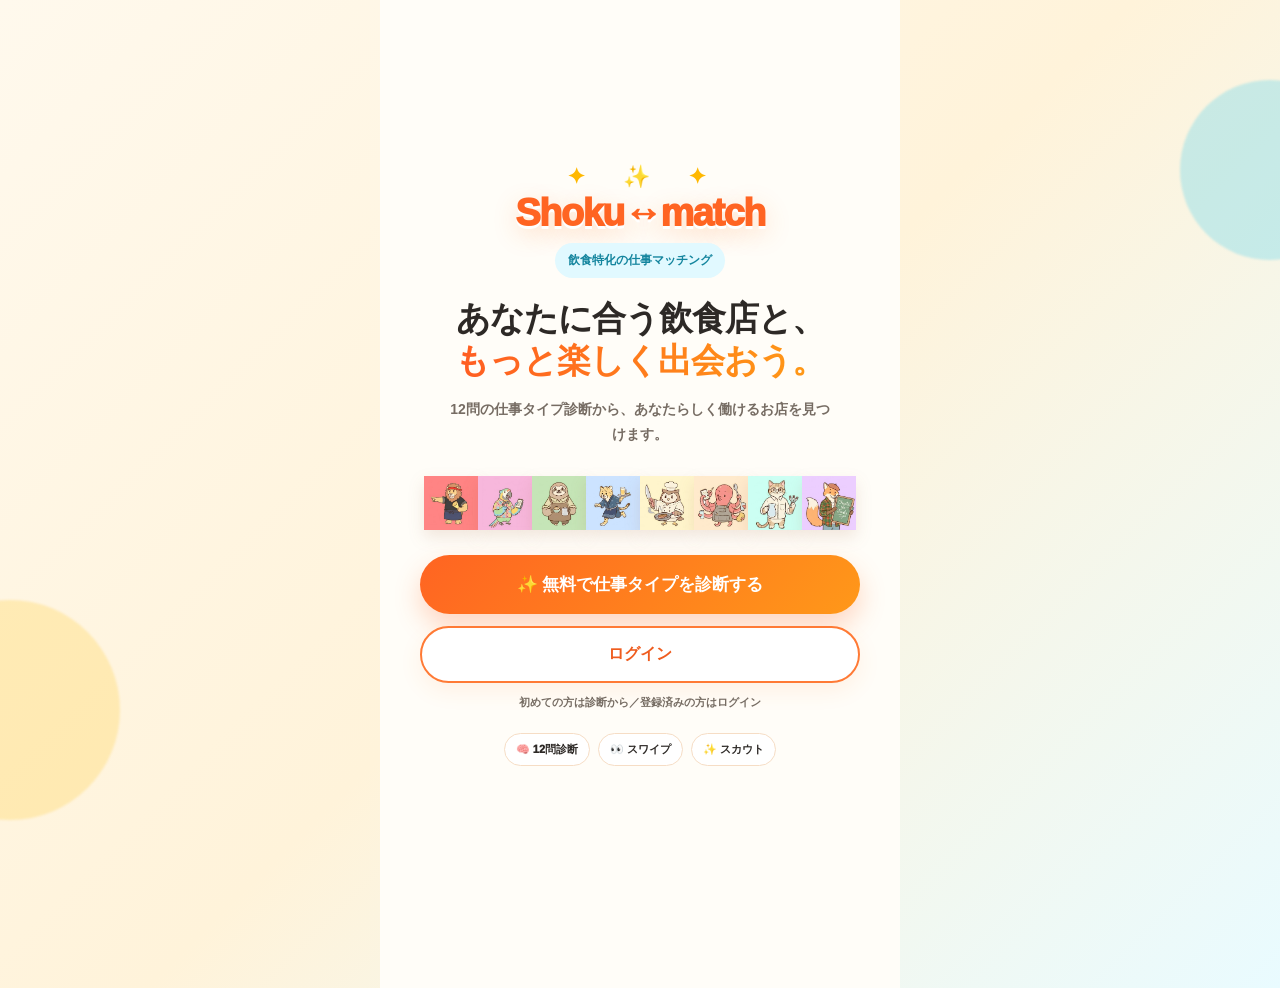
<file: index.html>
<!doctype html>
<html lang="ja"><head><meta charset="utf-8"><meta name="viewport" content="width=device-width,initial-scale=1,viewport-fit=cover"><meta name="theme-color" content="#ff6a22"><title>Shoku↔match｜飲食特化の仕事マッチング</title><style>
:root{--o:#ff6422;--o2:#ff8a18;--y:#ffd95a;--b:#57cde7;--ink:#2d2926;--cream:#fff9ed;--line:#f1dfc8;--shadow:0 18px 48px #c96d2826}*{box-sizing:border-box}body{margin:0;font-family:-apple-system,BlinkMacSystemFont,"Hiragino Kaku Gothic ProN","Yu Gothic",sans-serif;color:var(--ink);background:linear-gradient(135deg,#fff9ed,#fff3da 50%,#e9fbff);font-weight:600}.shell{min-height:100vh;max-width:1180px;margin:auto;position:relative;overflow:hidden}.mobile{max-width:520px;margin:auto;min-height:100vh;background:#fffdf8;position:relative;padding-bottom:88px}.blob:before,.blob:after{content:"";position:fixed;border-radius:50%;filter:blur(1px);z-index:0;pointer-events:none}.blob:before{width:180px;height:180px;background:#63d6ec55;right:-80px;top:80px}.blob:after{width:220px;height:220px;background:#ffd65a55;left:-100px;bottom:80px}.content{position:relative;z-index:1;padding:18px}.brand{font-size:30px;font-weight:1000;color:var(--o);letter-spacing:-1.5px}.spark{color:#ffb000}.hero{padding:28px 22px 18px;text-align:center}.hero h1,.title{font-size:30px;line-height:1.22;font-weight:1000;letter-spacing:-1px;margin:12px 0}.hero p,.muted{color:#766c63;line-height:1.75}.btn{border:0;border-radius:999px;padding:16px 22px;font-size:16px;font-weight:1000;cursor:pointer}.btn.primary{color:white;background:linear-gradient(135deg,var(--o),#ff9819);box-shadow:0 12px 26px #ff702f45}.btn.light{background:white;color:#554a43;border:2px solid #f1dfc8}.btn.blue{background:#e6faff;color:#1688a2}.row{display:flex;gap:10px}.row>*{flex:1}.card{background:#fff;border:1px solid #f6e3cc;border-radius:28px;box-shadow:var(--shadow);padding:18px;margin:12px 0}.choice{min-height:120px;text-align:left;background:white;border:2px solid #f0dfc9;border-radius:24px;padding:18px;font-size:16px;font-weight:900}.choice:hover{border-color:var(--o)}.progress{height:9px;background:#f7e4ce;border-radius:20px;overflow:hidden}.progress i{display:block;height:100%;background:linear-gradient(90deg,var(--o),var(--y));border-radius:20px}.animal{width:150px;height:150px;object-fit:contain;filter:drop-shadow(0 10px 12px #9a602033)}.tag{display:inline-block;padding:7px 11px;border-radius:999px;background:#fff1df;color:#e75818;font-size:12px;font-weight:1000;margin:3px}.tag.blue{background:#daf8ff;color:#1688a2}.label{display:inline-block;padding:6px 10px;border-radius:10px;background:var(--o);color:#fff;font-size:12px;font-weight:1000;transform:rotate(-2deg)}.label.sub{background:var(--b)}.job-card{padding:0;overflow:hidden;touch-action:pan-y}.job-photo{height:290px;background:linear-gradient(135deg,#5d3423,#e9a458);position:relative;display:flex;align-items:flex-end;padding:18px;color:#fff}.job-photo:after{content:"";position:absolute;inset:0;background:linear-gradient(transparent 35%,#1b0c056e)}.job-photo>*{z-index:1}.job-photo h2{font-size:25px;margin:8px 0}.job-body{padding:18px}.price{color:#f05a1a;font-size:24px;font-weight:1000}.swipe-actions{display:flex;gap:16px;justify-content:center;margin:18px}.round{width:88px;height:64px;border-radius:999px;border:2px solid #eee;background:white;font-weight:1000;font-size:14px}.round.like{background:linear-gradient(135deg,#ff6622,#ff9d16);color:white;border:0;box-shadow:0 10px 24px #ff6f3144}.topbar{display:flex;align-items:center;justify-content:space-between;padding:16px 18px;position:sticky;top:0;background:#fffdf8e8;backdrop-filter:blur(10px);z-index:20}.back{border:0;background:#fff;border-radius:50%;width:42px;height:42px;font-size:24px;box-shadow:0 5px 16px #00000012}.nav{position:fixed;bottom:0;left:50%;transform:translateX(-50%);width:min(520px,100%);height:76px;background:#fff;border-top:1px solid #eee;display:flex;z-index:30;padding-bottom:env(safe-area-inset-bottom)}.nav button{flex:1;border:0;background:white;font-size:11px;font-weight:900;color:#746a64}.nav button.on{color:var(--o)}.nav b{display:block;font-size:21px;margin-bottom:3px}.section-title{font-size:21px;font-weight:1000;margin:22px 0 10px}.input{width:100%;padding:15px;border:2px solid #f0e3d3;border-radius:16px;background:#fff;font-size:15px;margin:6px 0}.list-item{display:flex;gap:12px;align-items:center;padding:14px 0;border-bottom:1px solid #f2e8dd}.thumb{width:86px;height:72px;border-radius:16px;background:linear-gradient(135deg,#4d2d22,#e6a057)}.pill{padding:10px 13px;border-radius:14px;background:#fff4e7;margin:5px 0}.notice{padding:14px;border-radius:18px;background:#e7faff;border:1px solid #bceef7;color:#276a79}.gold{background:linear-gradient(135deg,#fff8d9,#fff0a5);border:2px solid #ffd85a}.tabs{display:flex;gap:7px;overflow:auto}.tabs button{white-space:nowrap;border:0;border-radius:999px;padding:10px 14px;font-weight:900}.tabs .on{background:var(--o);color:white}.desk{min-height:100vh;background:#f8f6f2;display:grid;grid-template-columns:245px 1fr}.side{background:#fff;padding:24px 18px;border-right:1px solid #eee}.side .brand{font-size:24px}.side button{width:100%;text-align:left;padding:13px;border:0;border-radius:13px;background:white;font-weight:900;margin:3px 0}.side button.on{background:#fff0e3;color:var(--o)}.main{padding:28px}.grid{display:grid;grid-template-columns:repeat(3,1fr);gap:16px}.metric{background:white;border-radius:20px;padding:20px;border:1px solid #eee}.metric b{font-size:28px;color:var(--o)}table{width:100%;border-collapse:collapse;background:white;border-radius:18px;overflow:hidden}th,td{padding:14px;border-bottom:1px solid #eee;text-align:left}th{background:#fff8ef}.desk .card{box-shadow:none}.badge{background:#fff1df;color:#d9571d;border-radius:999px;padding:5px 9px;font-size:12px}.toast{position:fixed;top:18px;left:50%;transform:translateX(-50%);background:#2f2926;color:white;padding:12px 18px;border-radius:999px;z-index:100;font-size:13px}.detail-hero{height:260px;border-radius:0 0 30px 30px;background:linear-gradient(135deg,#5b3222,#e2a158);position:relative}.detail-hero .back{position:absolute;top:18px;left:18px}.sticky-actions{position:fixed;bottom:76px;left:50%;transform:translateX(-50%);width:min(520px,100%);padding:10px 16px;background:#fffdf8ee;display:flex;gap:10px;z-index:25}.steps{display:flex;gap:6px}.steps i{height:8px;flex:1;border-radius:9px;background:#eee}.steps i.on{background:var(--o)}@media(max-width:760px){.desk{grid-template-columns:1fr}.side{display:none}.main{padding:16px}.grid{grid-template-columns:1fr}.desk-mobile-head{display:block}}@media(min-width:761px){.desk-mobile-head{display:none}}
/* Release visual polish */
.landing-hero{padding-top:46px;min-height:calc(100vh - 36px);display:flex;flex-direction:column;justify-content:center}.sparkfield{font-size:22px;color:#ffb800;letter-spacing:8px;animation:twinkle 1.8s ease-in-out infinite}.logo-pop{font-size:38px;text-shadow:0 3px 0 #fff,0 8px 24px #ff7b2940}.kicker{display:inline-block!important;align-self:center;background:#e1f9ff;color:#14859e!important;padding:7px 13px;border-radius:999px;font-size:12px;font-weight:1000;margin:8px auto!important}.landing-hero h1{font-size:34px;margin-top:12px}.gradient-text{background:linear-gradient(90deg,#ff5d22,#ff9b16);-webkit-background-clip:text;color:transparent}.hero-copy{font-size:14px;max-width:390px;margin:4px auto 10px}.animal-parade{display:flex;justify-content:center;align-items:end;gap:0;margin:20px -8px 25px}.animal-parade img{width:54px;height:54px;object-fit:contain;filter:drop-shadow(0 7px 8px #8c4a1d20);transform:translateY(calc((var(--i) % 2) * 7px));animation:floaty 3s ease-in-out infinite;animation-delay:calc(var(--i) * -.16s)}.hero-cta{width:100%;font-size:17px;padding:18px}.login-cta{width:100%;margin-top:12px;background:#fff;color:#ef5c1e;border:2px solid #ff7a35;box-shadow:0 8px 22px #ff7b2918}.micro{font-size:11px!important;margin:10px 0!important}.mini-feature{display:flex;justify-content:center;gap:8px;flex-wrap:wrap;margin-top:10px}.mini-feature span{background:#fff;border:1px solid #f6ddc5;padding:8px 11px;border-radius:999px;font-size:11px;font-weight:1000}.job-card{transition:transform .22s ease,opacity .22s ease}.fly-right{transform:translateX(130%) rotate(18deg)!important;opacity:0}.fly-left{transform:translateX(-130%) rotate(-18deg)!important;opacity:0}.job-photo:before{content:'✦';position:absolute;right:18px;top:18px;color:#ffe36e;font-size:28px;z-index:2;text-shadow:0 0 12px #fff}.title,.section-title,h1,h2,h3{letter-spacing:-.04em}.nav button.on b{filter:drop-shadow(0 3px 6px #ff6b2240)}
@keyframes twinkle{50%{opacity:.45;transform:scale(.96)}}@keyframes floaty{50%{transform:translateY(calc((var(--i) % 2) * 7px - 5px))}}

/* Employer-only entry: intentionally simple, no sparkles or playful decorations */
.biz-entry{min-height:100vh;background:#f7f7f7;display:grid;place-items:center;padding:28px 18px}.biz-entry-card{width:min(520px,100%);background:#fff;border:1px solid #e8e8e8;border-radius:18px;padding:34px;box-shadow:0 12px 34px #0000000b}.biz-entry-card.wide{width:min(620px,100%)}.biz-brand{font-size:27px;font-weight:1000;color:#f26422;margin-bottom:36px}.biz-brand span{font-size:13px;color:#6d6d6d;background:#f5f5f5;padding:6px 9px;border-radius:6px;margin-left:7px;vertical-align:middle}.biz-entry h1{font-size:28px;line-height:1.4;margin:0 0 12px}.biz-lead{color:#707070;line-height:1.8;margin:0 0 28px}.biz-primary{display:block;width:100%;border-radius:10px!important;background:#f26422!important;color:#fff!important;box-shadow:none!important;margin-top:12px}.biz-secondary{display:block;width:100%;border-radius:10px!important;background:#fff!important;color:#e75c1d!important;border:1.5px solid #f26422!important;box-shadow:none!important;margin-top:12px}.biz-note{font-size:12px;color:#8a8a8a;text-align:center;margin-top:20px}.biz-back{border:0;background:transparent;color:#666;font-weight:800;padding:0;margin:0 0 22px;cursor:pointer}.biz-switch{text-align:center;color:#777;font-size:13px;margin-top:20px}.biz-switch button{border:0;background:transparent;color:#e75c1d;font-weight:900;cursor:pointer}.biz-step{display:inline-block;color:#e75c1d;background:#fff1e9;border-radius:6px;padding:6px 9px;font-size:12px;font-weight:900;margin-bottom:16px}.desk{background:#f6f7f8}.desk .side{box-shadow:none}.desk .brand{color:#ef6425;text-shadow:none}.desk .main .card,.desk .metric{border-radius:14px;border-color:#e8e8e8}.desk .btn.primary{background:#f26422;box-shadow:none;border-radius:9px}.desk .tag,.desk .badge{border-radius:6px}.desk h1,.desk h2,.desk h3{letter-spacing:-.025em}
</style></head><body data-site="user"><div id="app"><div class="mobile blob"><div class="content"><div class="hero landing-hero"><div class="brand logo-pop">Shoku↔match</div><p class="kicker">飲食特化の仕事マッチング</p><h1>あなたに合う飲食店と、<br><span class="gradient-text">もっと楽しく出会おう。</span></h1><p class="hero-copy">12問の仕事タイプ診断から、あなたらしく働けるお店を見つけます。</p><button type="button" class="btn primary hero-cta" data-click="startDiag()">✨ 無料で仕事タイプを診断する</button><button type="button" class="btn login-cta" data-click="auth('ログイン')">ログイン</button></div></div></div></div><script>
const A='assets/';
const TYPES={1:{name:'みんなを引っ張る！・エンジンタイプ',short:'エンジンタイプ',img:A+'lion.jpg',core:'自分から動き、チームを前へ進める人',desc:'指示を待つより、自分から一歩目を踏み出せるタイプ。忙しいときや人手が足りないときほど率先して動き、必要なら周りにも声をかけながらチームを前へ進めます。自分が動き出すことで、お店全体のエンジンになれる存在です。',strength:'行動力・積極性・リーダーシップ',scene:'ピークタイム／人手不足／チームを引っ張る場面'},2:{name:'笑顔で盛り上げる！・ムードメーカータイプ',short:'ムードメーカータイプ',img:A+'parrot.jpg',core:'場を明るくする人',desc:'人とのコミュニケーションが得意で、自然とその場を明るくできるタイプ。お客様との会話はもちろん、一緒に働くスタッフにも良い空気を広げます。あなたがいることで、お店の雰囲気がちょっと楽しくなる存在です。',strength:'コミュニケーション力・親しみやすさ・盛り上げ力',scene:'接客／お客様との会話／スタッフ間の雰囲気づくり'},3:{name:'気づかい上手！・ホスピタリティタイプ',short:'ホスピタリティタイプ',img:A+'sloth.png',core:'相手をよく見て、先回りできる人',desc:'相手の様子をよく見ながら「今、何を求めているかな？」と考えられるタイプ。言われてから動くのではなく、小さな変化に気づいて、その人に合った対応ができます。さりげない気遣いで「また来たい」と思わせられる存在です。',strength:'気配り・観察力・相手に合わせる力',scene:'接客／常連対応／細かなサービス'},4:{name:'アクセル全開！・スピードスタータイプ',short:'スピードスタータイプ',img:A+'cheetah.png',core:'忙しいときほど素早く回す人',desc:'仕事が一気に増えても、テンポよくどんどん処理できるタイプ。特にピークタイムでは持ち前の瞬発力を発揮します。忙しさを「大変」だけで終わらせず、スピード感を持って乗り切れる存在です。',strength:'スピード・瞬発力・処理能力',scene:'ピークタイム／注文処理／料理・ドリンク提供'},5:{name:'とことん極める！・プロフェッショナルタイプ',short:'プロフェッショナルタイプ',img:A+'owl.png',core:'仕事の質を追求する人',desc:'ただ仕事を終わらせるのではなく、「もっと上手く、もっと正確に」と自分の技術を磨いていくタイプ。一つひとつ丁寧に覚え、経験を積むほど強みが増していきます。「この仕事なら任せて」と言えるものを作れる存在です。',strength:'丁寧さ・正確さ・技術を磨く力',scene:'調理／盛り付け／ドリンク作り／質の高い接客'},6:{name:'全体まるっと把握！・オーガナイザータイプ',short:'オーガナイザータイプ',img:A+'octopus.png',core:'全体を見て、うまく回す人',desc:'自分の仕事だけでなく、「今、お店全体はどうなっている？」と周囲を見られるタイプ。誰が忙しいか、どこが詰まっているかを把握して、人や仕事の流れを整理します。チーム全体をスムーズに動かす司令塔のような存在です。',strength:'全体把握・判断力・調整力',scene:'ホール全体管理／スタッフ連携／役割・シフト調整'},7:{name:'痒いところに手が届く！・サポータータイプ',short:'サポータータイプ',img:A+'cat.png',core:'周囲を見ながら、そっと支える人',desc:'困っている人や慣れていない人に気づき、自然とフォローに入れるタイプ。自分だけがうまくいくことより、みんなが働きやすい状態を大切にします。チームにいると「助かる！」と思ってもらえる存在です。',strength:'協調性・フォロー力・チームワーク',scene:'新人フォロー／助け合い／チーム仕事'},8:{name:'ひらめきで変える！・イノベータータイプ',short:'イノベータータイプ',img:A+'fox.png',core:'アイデアで、もっと良くする人',desc:'「これ、もっと良いやり方ないかな？」と考えるのが得意なタイプ。今あるやり方にとらわれず、新しいアイデアや改善方法を考えられます。小さな工夫から、お店そのものをより良く変えていける存在です。',strength:'発想力・改善力・新しいことを考える力',scene:'業務改善／メニュー・企画／店舗づくり'}};
const Q=[['暇な時間','店内を見て、他にできる仕事を探す',[1,4],'次の仕事に備えて、少し休憩する',[2,6]],['忙しい時間','目の前の注文をできるだけ早く処理する',[4,1],'全体を見て、どこから処理するか考える',[6,7]],['お客様との会話','こちらから会話をして場を盛り上げる',[2,8],'お客様の様子を見て、必要なときだけ話しかける',[3,5]],['仕事のやり方','まずは決められたやり方を正確に身につける',[5,3],'もっと良いやり方がないか考える',[8,4]],['仲間が忙しそう','まず自分の担当を終わらせる',[4,1],'一度声をかけて、必要なら手伝う',[7,3]],['トラブル発生','まず社員・先輩に報告して、指示をもらう',[7,2],'状況を整理して、自分でできる対応を考える',[8,1]],['接客','自分が本当におすすめしたいものを紹介する',[2,7],'お客様の好みを聞いて、それに合うものを紹介する',[3,5]],['ピークタイム','自分の仕事をできるだけ速く終わらせる',[4,5],'誰がどの仕事をすれば改善するか考える',[6,8]],['新人が入った','まず自分でやってみてもらう',[1,4],'横について、一緒にやりながら教える',[7,2]],['お客様の変化','普段通りに接客する',[5,6],'何か困っていないか少し気にしてみる',[3,2]],['店づくり','自分自身の接客・調理スキルを高めたい',[5,3],'店全体の仕組みや環境を変えたい',[8,6]],['チームの状況','自分が空いている仕事にどんどん入る',[1,7],'一度全体を見て、誰が何をするか整理する',[6,8]]];
const JOBS=[{id:1,name:'カフェ＆ダイニング Shoku',area:'新宿駅 徒歩3分',w:1300,role:'ホール・キッチン',types:[1,3],tags:['#駅チカ','#まかないあり'],scout:true},{id:2,name:'イタリアンバル Shoku',area:'渋谷駅 徒歩4分',w:1400,role:'ホール・バーテンダー',types:[2,4],tags:['#髪色自由','#シフト自由']},{id:3,name:'和食や Shoku',area:'池袋駅 徒歩2分',w:1200,role:'ホール・キッチン',types:[3,7],tags:['#交通費支給','#未経験歓迎']},{id:4,name:'ビストロ Shoku',area:'銀座駅 徒歩6分',w:1450,role:'ホール',types:[5,6],tags:['#高時給','#昇給あり']},{id:5,name:'ROOFTOP BAR Shoku',area:'六本木駅 徒歩5分',w:1500,role:'バーテンダー',types:[2,8],tags:['#ピアスOK','#終電考慮']},{id:6,name:'ベーカリーカフェ Shoku',area:'東京駅 徒歩4分',w:1280,role:'ホール・キッチン',types:[4,7],tags:['#短時間OK','#学生歓迎']}];
let S={};
try { S=JSON.parse(localStorage.getItem('sm_state')||'{}')||{}; } catch(e) { S={}; }
Object.assign(S,{scores:S.scores||{},plus2:S.plus2||{},likes:Array.isArray(S.likes)?S.likes:[],passed:Array.isArray(S.passed)?S.passed:[],applied:Array.isArray(S.applied)?S.applied:[],profile:S.profile||{},logged:!!S.logged}); let hist=[];
const app=document.querySelector('#app'); const save=()=>{try{localStorage.setItem('sm_state',JSON.stringify(S))}catch(e){}}; const toast=t=>{let x=document.createElement('div');x.className='toast';x.textContent=t;document.body.append(x);setTimeout(()=>x.remove(),1600)};
function go(fn,...a){hist.push([fn,a]);fn(...a)} function back(){hist.pop();let p=hist.pop();p?p[0](...p[1]):landing()};
function wrap(c,nav=''){app.innerHTML=`<div class="mobile blob"><div class="content">${c}</div>${nav?bottom(nav):''}</div>`} function bottom(on){return `<div class="nav"><button class="${on==='rec'?'on':''}" data-click="recommend()"><b>⌂</b>オススメ</button><button class="${on==='search'?'on':''}" data-click="searchPage()"><b>⌕</b>探す</button><button class="${on==='likes'?'on':''}" data-click="likesPage()"><b>♡</b>キニナル</button><button class="${on==='me'?'on':''}" data-click="myPage()"><b>♙</b>マイページ</button></div>`}
function topbar(title){return `<div class="topbar"><button class="back" data-click="back()">‹</button><b>${title}</b><span>🔔</span></div>`}
function landing(){hist=[];wrap(`<div class="hero landing-hero"><div class="sparkfield">✦　✨　✦</div><div class="brand logo-pop">Shoku↔match</div><p class="kicker">飲食特化の仕事マッチング</p><h1>あなたに合う飲食店と、<br><span class="gradient-text">もっと楽しく出会おう。</span></h1><p class="hero-copy">12問の仕事タイプ診断から、あなたらしく働けるお店を見つけます。</p><div class="animal-parade">${Object.values(TYPES).map((t,i)=>`<img src="${t.img}" alt="" style="--i:${i}">`).join('')}</div><button class="btn primary hero-cta" data-click="startDiag()"><span>✨</span> 無料で仕事タイプを診断する</button><button class="btn login-cta" data-click="auth('ログイン')">ログイン</button><p class="micro">初めての方は診断から／登録済みの方はログイン</p><div class="mini-feature"><span>🧠 12問診断</span><span>👀 スワイプ</span><span>✨ スカウト</span></div></div>`) }
function startDiag(){S.q=0;S.scores={};S.plus2={};save();diag()} function diag(){let i=S.q||0;if(i>=12)return result();let q=Q[i];wrap(`${topbar('仕事タイプ診断')}<div class="progress"><i style="width:${(i+1)/12*100}%"></i></div><p style="text-align:center">${i+1} / 12</p><div class="card" style="text-align:center"><span class="label">Q${i+1}</span><h2>${q[0]}</h2></div><div class="row"><button class="choice" data-click="answer(${q[2][0]},${q[2][1]})">A<br><br>${q[1]}</button><button class="choice" data-click="answer(${q[4][0]},${q[4][1]})">B<br><br>${q[3]}</button></div><p class="muted" style="text-align:center;margin-top:30px">直感で選んでOK ✨</p>`)}
function answer(x,y){S.scores[x]=(S.scores[x]||0)+2;S.scores[y]=(S.scores[y]||0)+1;S.plus2[x]=(S.plus2[x]||0)+1;S.q++;save();diag()}
function calc(){let r=[1,2,3,4,5,6,7,8].sort((a,b)=>(S.scores[b]||0)-(S.scores[a]||0)||(S.plus2[b]||0)-(S.plus2[a]||0)||a-b);S.main=r[0];S.sub=r[1];save()}
function result(){calc();let m=TYPES[S.main],s=TYPES[S.sub];wrap(`${topbar('診断結果')}<div style="text-align:center"><span class="spark">✦ ✨ ✦</span><p><b>あなたの仕事タイプは…</b></p><span class="label">MAIN TYPE</span><br><img class="animal" src="${m.img}"><h1 class="title" style="color:var(--o)">${m.name}</h1><b>${m.core}</b><p class="muted">${m.desc}</p></div><div class="card"><b>こんな場面で活躍 ✨</b><p>${m.scene}</p><b>あなたの強み</b><p>${m.strength}</p></div><div class="card" style="background:#e9fbff"><span class="label sub">SUB TYPE</span><div class="row" style="align-items:center"><img src="${s.img}" style="width:90px;height:90px;object-fit:contain"><div><small>あなたにはこんな一面も</small><h3>${s.name}</h3><p>${s.core}</p></div></div></div><button class="btn primary" style="width:100%" data-click="guest3()">あなたに合うお店を見る ✨</button>`)}
function match(j){return S.main&&j.types.some(x=>x===S.main||x===S.sub)}
function guest3(){S.guestIndex=0;let a=[...JOBS].sort((x,y)=>(match(y)?1:0)-(match(x)?1:0));showSwipe(a.slice(0,3),true)}
function recommend(){let arr=JOBS.filter(j=>!S.likes.includes(j.id)&&!S.passed.includes(j.id));if(!arr.length){wrap(`${topbar('オススメ')}<div class="hero"><h1>ひと通りチェックしました！👀</h1><p>気になるお店は見つかりましたか？<br>もう一度お店を見返してみよう！</p><button class="btn primary" data-click="S.passed=[];save();recommend()">お店を探そう！</button></div>`, 'rec');return} showSwipe(arr,false)}
function showSwipe(arr,guest){let idx=guest?(S.guestIndex||0):0;if(idx>=arr.length){if(guest)return auth('もっと見るには無料会員登録');return recommend()}let j=arr[idx];wrap(`${topbar(guest?'あなたにおすすめ':'オススメ')}<p style="color:var(--o);font-weight:1000">✨ あなたにおすすめのお店</p>${j.scout&&S.logged?`<div class="notice gold">✨スカウトが届きました！✨<br>${j.name}からあなたにスカウトが届いています</div>`:''}<div class="card job-card" id="swipeCard" data-click="jobDetail(${j.id})"><div class="job-photo"><div>${match(j)?'<span class="tag">✨アナタと相性抜群！</span>':''}<h2>${j.name}</h2><div>${j.area}</div></div></div><div class="job-body"><div>${j.tags.map(x=>`<span class="tag">${x}</span>`).join('')}</div><div class="price">時給 ${j.w.toLocaleString()}円〜</div><p>🍽 ${j.role}</p></div></div><div class="swipe-actions"><button class="round" data-click="event.stopPropagation();act(${j.id},'pass',${guest})">✕<br>見送る</button><button class="round like" data-click="event.stopPropagation();act(${j.id},'like',${guest})">♥<br>キニナル</button></div><p class="muted" style="text-align:center">← 見送る　　右へスワイプでキニナル →</p>`, 'rec');bindSwipe(j.id,guest)}
function bindSwipe(id,guest){let c=document.querySelector('#swipeCard'),x=0,start=0;if(!c)return;c.addEventListener('touchstart',e=>start=e.touches[0].clientX);c.addEventListener('touchmove',e=>{x=e.touches[0].clientX-start;c.style.transform=`translateX(${x}px) rotate(${x/25}deg)`});c.addEventListener('touchend',()=>{if(x>85)act(id,'like',guest);else if(x<-85)act(id,'pass',guest);else c.style.transform='';x=0})}
function act(id,type,guest){let card=document.querySelector('#swipeCard');if(card){card.classList.add(type==='like'?'fly-right':'fly-left')}if(type==='like'){if(!S.logged&&S.likes.length>=3)return auth('キニナルをもっと保存するには会員登録');if(!S.likes.includes(id))S.likes.push(id);toast('👀 キニナルに追加しました')}else{if(!S.passed.includes(id))S.passed.push(id);toast('見送り履歴に保存しました')}if(guest)S.guestIndex=(S.guestIndex||0)+1;save();guest?showSwipe(JOBS.slice(0,3),true):recommend()}
function auth(head='ログイン・会員登録'){wrap(`${topbar(head)}<div class="brand" style="text-align:center;margin:22px">Shoku↔match ✨</div><div class="tabs"><button class="on">ログイン</button><button>新規登録</button></div><div class="card"><input class="input" placeholder="メールアドレス"><input class="input" type="password" placeholder="パスワード（半角英数8文字以上）"><button class="btn primary" style="width:100%" data-click="login()">ログイン</button><p class="muted" style="text-align:center">パスワードをお忘れの方はこちら</p></div><div class="card"><b>アカウントをお持ちでない方</b><p>メール認証 → パスワード設定 → 基本プロフィール</p><button class="btn light" style="width:100%" data-click="register()">新規登録（無料）</button></div>`)} function login(){S.logged=true;save();recommend()} function register(){S.logged=true;S.profile={username:'りこ',age:'27',experience:'1年以上',work:'飲食店 アルバイト'};save();toast('メール認証をデモ完了しました');recommend()}
function searchPage(){wrap(`${topbar('探す')}<h1 class="title">条件を指定して探す 🔍</h1>${['📍 勤務地　駅・エリアを選択','⭐ 最低時給　1,200円以上','🍽 業態　カフェ・ダイニング','▣ 職種　ホール・キッチン','🕘 希望勤務時間　指定なし','▦ 最低シフト　週2日から','💄 身だしなみ　指定なし','🎁 待遇　指定なし','🚲 通勤方法　指定なし','✨ 店舗の雰囲気　指定なし'].map(x=>`<div class="list-item"><b>${x}</b><span style="margin-left:auto">›</span></div>`).join('')}<button class="btn primary" style="width:100%;margin-top:20px" data-click="searchResults()">この条件で検索する</button>`, 'search')}
function searchResults(){wrap(`${topbar('検索結果')}<div class="row"><h2>検索結果 <b>56件</b></h2><button class="btn light">おすすめ順</button></div>${JOBS.map(j=>`<div class="card" data-click="jobDetail(${j.id})"><div class="thumb" style="width:100%;height:140px"></div>${match(j)?'<span class="tag">✨相性抜群</span>':''}<h3>${j.name} ${S.likes.includes(j.id)?'♥':''}</h3><p>${j.area}</p><b class="price" style="font-size:19px">時給 ${j.w.toLocaleString()}円〜</b><p>${j.role}</p></div>`).join('')}<div class="notice"><b>条件にぴったりのお店がない場合</b><br>条件が近いお店を表示し、「希望時給より−50円」「希望時間と1時間差」のように違いをお知らせします。</div>`, 'search')}
function jobDetail(id){let j=JOBS.find(x=>x.id===id);wrap(`<div class="detail-hero"><button class="back" data-click="back()">‹</button></div><div class="content" style="padding-top:0"><div>${j.tags.map(x=>`<span class="tag">${x}</span>`).join('')}</div><h1>${j.name}</h1><p>${j.area}</p><div class="price">時給 ${j.w.toLocaleString()}円〜 <small style="font-size:12px;color:#7b7067">（研修時給1,200円）</small></div><p>🍽 ${j.role}</p>${j.scout?'<div class="notice gold">✨スカウトが届いたお店</div>':''}${['募集条件','仕事内容','お店について','待遇・身だしなみ','あなたに合う理由','勤務地・アクセス'].map((x,i)=>`<div class="card"><h3>${x}</h3><p>${i===0?'勤務時間 10:00〜23:00／週2日・1日4時間〜':i===1?'接客、オーダー、料理・ドリンク提供など。役割ごとの仕事内容を掲載します。':i===2?'スタッフ同士で声をかけ合う、明るく活気のあるお店です。':i===3?'まかないあり・交通費支給・髪色自由・ネイルOK':i===4?(match(j)?`このお店が求めている「${TYPES[j.types[0]].short}」と、あなたの診断結果がマッチしています。`:'お店が求める仕事タイプを確認できます。'):'東京都内／最寄駅から徒歩。電車・自転車通勤可。店舗ページを見る'}</p></div>`).join('')}</div><div class="sticky-actions"><button class="btn light" data-click="act(${id},'like',false)">♡ キニナル</button><button class="btn primary" data-click="applyPage(${id})">応募する</button></div>${bottom('')}`)}
function likesPage(){let arr=JOBS.filter(j=>S.likes.includes(j.id));wrap(`${topbar('キニナル')}<div class="tabs"><button class="on">すべて (${arr.length})</button><button>スカウト</button></div>${arr.length?arr.map(j=>`<div class="list-item" data-click="jobDetail(${j.id})"><div class="thumb"></div><div><b>${j.scout?'✨スカウトが届いたお店<br>':''}${j.name}</b><p>${j.area}<br><b style="color:var(--o)">時給 ${j.w.toLocaleString()}円〜</b></p></div><span style="margin-left:auto;color:red">♥</span></div>`).join(''):'<div class="hero"><h2>まだキニナルはありません</h2></div>'}<button class="btn light" style="width:100%;margin-top:20px" data-click="passedPage()">見送り履歴を見る</button>`, 'likes')}
function passedPage(){let arr=JOBS.filter(j=>S.passed.includes(j.id));wrap(`${topbar('見送り履歴')}${arr.map(j=>`<div class="list-item"><div class="thumb"></div><div><b>${j.name}</b><p>${j.scout?'元スカウト求人<br>':''}${j.area}</p></div><button class="btn light" data-click="S.passed=S.passed.filter(x=>x!==${j.id});S.likes.push(${j.id});save();passedPage()">👀</button></div>`).join('')||'<p>見送り履歴はありません。</p>'}`)}
function applyPage(id){if(S.applied.includes(id))return toast('この求人には再応募できません');let j=JOBS.find(x=>x.id===id);wrap(`${topbar('応募する')}<div class="steps"><i class="on"></i><i></i><i></i></div><h2>応募情報の入力</h2>${['本名','フリガナ','生年月日','電話番号','住所','最寄り駅','現在の職','高校：卒業年／在学中／中退','大学：卒業年／在学中／中退／進学していない'].map(x=>`<input class="input" placeholder="${x}">`).join('')}<button class="btn primary" style="width:100%" data-click="resumePreview(${id})">次へ（履歴書の確認へ）</button>`)}
function resumePreview(id){let j=JOBS.find(x=>x.id===id);wrap(`${topbar('履歴書の確認')}<div class="notice">応募内容から履歴書を自動作成します<br>ご登録いただいたプロフィール・応募時に入力した情報をもとに、Shoku↔matchが履歴書を自動作成し、応募先企業へ送信します。</div><div class="card"><div style="text-align:right">Shoku↔match 履歴書</div><h2>田中 理子</h2><p>タナカ リコ　1998年12月27日</p><p>住所：東京都板橋区…　最寄駅：池袋駅</p><p>現在の職：飲食店 アルバイト</p><p>学歴：2021年3月 ○○大学 卒業</p><p>飲食経験：カフェ 2年／居酒屋 1年</p><p>資格・スキル：接客、ドリンク作成</p><hr><p><span class="label">MAIN TYPE</span> ${TYPES[S.main||1].short}</p><p><span class="label sub">SUB TYPE</span> ${TYPES[S.sub||2].short}</p><small>※この内容で応募します。顔写真は使用しません。</small></div><button class="btn primary" style="width:100%" data-click="submitApply(${id})">この内容で応募する</button>`)}
function submitApply(id){S.applied.push(id);save();wrap(`${topbar('応募完了')}<div class="hero"><div style="font-size:55px">🎉</div><h1>応募しました！</h1><p>企業が面接へ進める場合、面接候補日が届きます。</p><button class="btn primary" data-click="interviewDates(${id})">デモ：面接候補日を見る</button><button class="btn light" data-click="resumePreview(${id})">送信した履歴書を見る</button></div>`)}
function interviewDates(id){wrap(`${topbar('面接日程の選択')}<p>企業から面接候補日が届きました。ご都合の良い日時を選択してください。</p>${['9月28日（月）','9月29日（火）','10月1日（水）'].map(d=>`<div class="card"><b>${d}</b><div class="tabs"><button>14:00 - 14:30</button><button class="on" data-click="confirmInterview()">15:00 - 15:30</button><button>16:00 - 16:30</button></div></div>`).join('')}<button class="btn light" style="width:100%">候補が合わない（2〜3候補を送る）</button>`)}
function confirmInterview(){toast('面接日時を確定しました');myPage()}
function myPage(){let m=TYPES[S.main||1],s=TYPES[S.sub||2];wrap(`${topbar('マイページ')}<div class="card"><div class="row" style="align-items:center"><img src="${m.img}" style="width:80px;height:80px;object-fit:contain"><div><h2>${S.profile.username||'田中 理子'}</h2><p>${S.profile.age||'27'}歳</p><span class="tag">${m.short}</span><span class="tag blue">${s.short}</span></div></div><button class="btn light">プロフィールを編集</button></div>${['📋 応募・選考状況','🗓 面接予定','♡ キニナル一覧','⊗ 見送り履歴','✨ スカウト履歴','💬 メッセージ','🧠 仕事タイプ診断結果','✎ 登録情報の編集','⚙ アカウント・通知設定','？ ヘルプ・お問い合わせ'].map(x=>`<div class="list-item"><b>${x}</b><span style="margin-left:auto">›</span></div>`).join('')}<button class="btn light" style="width:100%;margin-top:18px" data-click="startDiag()">仕事タイプを再診断する</button>`, 'me')}
function employerLogin(mode='home'){
  const signup = mode==='signup';
  const login = mode==='login';
  app.innerHTML=`<div class="biz-entry"><div class="biz-entry-card"><div class="biz-brand">Shoku↔match <span>企業向け</span></div>${mode==='home'?`<h1>飲食店の採用を、もっとシンプルに。</h1><p class="biz-lead">求人掲載・応募者管理・スカウトをひとつの画面で管理できます。</p><button class="btn biz-primary" data-click="employerLogin('signup')">企業アカウントを新規登録</button><button class="btn biz-secondary" data-click="employerLogin('login')">ログイン</button><p class="biz-note">企業・店舗向けの管理サービスです。</p>`:signup?`<button class="biz-back" data-click="employerLogin()">‹ 戻る</button><h1>企業アカウントを新規登録</h1><p class="biz-lead">まずは会社情報と担当者情報を登録します。</p><input class="input" placeholder="会社名"><input class="input" placeholder="担当者名"><input class="input" type="email" placeholder="メールアドレス"><input class="input" type="password" placeholder="パスワード"><button class="btn biz-primary" data-click="employerSignupFlow()">登録して次へ</button><p class="biz-switch">すでにアカウントをお持ちですか？ <button data-click="employerLogin('login')">ログイン</button></p>`:`<button class="biz-back" data-click="employerLogin()">‹ 戻る</button><h1>企業ログイン</h1><input class="input" type="email" placeholder="メールアドレス"><input class="input" type="password" placeholder="パスワード"><button class="btn biz-primary" data-click="employer()">ログイン</button><p class="biz-switch">初めての企業様は <button data-click="employerLogin('signup')">新規登録</button></p>`}</div></div>`;
}
function employerSignupFlow(){
 app.innerHTML=`<div class="biz-entry"><div class="biz-entry-card wide"><div class="biz-brand">Shoku↔match <span>企業向け</span></div><div class="biz-step">STEP 1 / 4</div><h1>企業情報を登録</h1><p class="biz-lead">デモ版では、この先の「店舗情報登録 → 運営審査 → プラン選択 → 利用開始」を確認できます。</p><input class="input" placeholder="会社名"><input class="input" placeholder="所在地"><input class="input" placeholder="担当者名"><button class="btn biz-primary" data-click="employer()">デモ：登録を完了して管理画面へ</button><p class="biz-note">本番では初月無料、2か月目から選択プランで自動更新する想定です。</p></div></div>`
}
const ENAV=['ホーム','店舗・求人管理','応募者管理','人材を探す','スカウト管理','契約・料金','企業設定'];
function employer(page='ホーム'){app.innerHTML=`<div class="desk"><aside class="side"><div class="brand">Shoku↔match</div><p>採用管理</p>${ENAV.map(x=>`<button class="${x===page?'on':''}" data-click="employer('${x}')">${x}</button>`).join('')}<button data-click="landing()">← 求職者サイト</button></aside><main class="main"><div class="desk-mobile-head brand">Shoku↔match 企業向け</div>${empContent(page)}</main></div>`}
function empContent(p){if(p==='ホーム')return `<div class="row"><div><h1>採用ダッシュボード</h1><p>全店舗 ▾</p></div><span>🔔</span></div><div class="grid"><div class="metric">新着応募<br><b>8</b>件</div><div class="metric">日程調整中<br><b>3</b>件</div><div class="metric">本日の面接<br><b>2</b>件</div></div><div class="card"><h2>対応が必要です</h2><div class="notice">選考結果の入力をお忘れではありませんか？ 面接から5日が経過しました。選考が完了している場合は、結果の入力をお願いいたします。</div></div><div class="card"><h2>最近の応募者</h2>${applicants()}</div>`;
if(p==='店舗・求人管理')return `<div class="row"><h1>店舗・求人管理</h1><button class="btn primary" data-click="jobCreate()">＋ 求人を作成</button></div><div class="card"><h2>カフェ＆ダイニング Shoku</h2><p>公開中　ホール・キッチン／時給1,300円〜</p><span class="badge">写真8枚</span> <span class="badge">求めるタイプ 1・3</span><div class="row"><button class="btn light">編集</button><button class="btn light">一時停止</button></div></div>`;
if(p==='応募者管理')return `<h1>応募者管理</h1><div class="tabs"><button class="on">新着</button><button>面接調整中</button><button>面接予定</button><button>選考中</button><button>採用者</button><button>不採用</button></div><div class="card">${applicants()}</div>`;
if(p==='人材を探す')return `<h1>人材を探す 🔍</h1><p>プロフィール完成ユーザーのみ表示。MAIN TYPEで検索できます。</p>${[1,2,3].map((x,i)=>`<div class="card"><div class="row"><img src="${TYPES[x].img}" style="width:70px;height:70px;object-fit:contain"><div><h3>ユーザー${i+1}　${24+i}歳</h3><span class="tag">${TYPES[x].short}</span><span class="tag blue">SUB ${TYPES[x+1].short}</span><p>飲食経験 ${i+1}年／希望：新宿・渋谷／18:00〜23:00</p></div></div><button class="btn primary">この求人でスカウト</button></div>`).join('')}`;
if(p==='スカウト管理')return `<h1>スカウト管理</h1><div class="grid"><div class="metric">今月利用<br><b>2</b> / 5件</div><div class="metric">残り<br><b>3</b>件</div><div class="metric">キニナル反応<br><b>1</b>件</div></div><div class="card"><h2>テンプレート</h2><textarea class="input">プロフィールを拝見し、ぜひ一度お話ししたいと思いスカウトしました。</textarea><div class="row"><button class="btn light">編集</button><button class="btn light">削除</button></div></div>`;
if(p==='契約・料金')return `<h1>契約・料金</h1><div class="card"><h2>現在のプラン</h2><p>1店舗 月額〇円　／　初月無料</p><h3>スカウト追加</h3><p>標準 5件/月</p><p>10件 ＋3,000円　20件 ＋5,000円　無制限 ＋20,000円</p><p class="muted">契約開始日基準で毎月更新。解約は期間末で求人非公開、進行中の選考は管理できます。</p></div>`;
return `<h1>企業設定</h1><div class="card"><h3>会社情報</h3><input class="input" value="株式会社Shoku"><h3>通知</h3><p>☑ 新着応募　☑ 面接日程　☑ 選考結果入力リマインド</p><h3>店舗ページURL（任意）</h3><input class="input" placeholder="公式ホームページもしくはInstagramなど"></div>`}
function applicants(){return `<table><tr><th>応募者</th><th>タイプ</th><th>店舗/職種</th><th>状態</th><th></th></tr><tr><td>りこ / 27歳 / 女性<br>飲食経験3年</td><td><img src="${TYPES[1].img}" style="width:38px;height:38px;object-fit:contain"> ${TYPES[1].short}</td><td>新宿店 / ホール</td><td><span class="badge">応募済み</span></td><td><button class="btn primary" data-click="applicantDetail()">詳細</button></td></tr></table>`}
function applicantDetail(){app.innerHTML=`<div class="desk"><aside class="side"><div class="brand">Shoku↔match</div><button data-click="employer('応募者管理')">← 応募者一覧</button></aside><main class="main"><h1>応募者詳細</h1><div class="card"><div class="row"><img src="${TYPES[1].img}" style="width:100px;height:100px;object-fit:contain"><div><h2>りこ　27歳</h2><span class="tag">MAIN ${TYPES[1].short}</span><span class="tag blue">SUB ${TYPES[2].short}</span></div></div><p>飲食経験3年／現在：飲食店アルバイト／希望エリア：新宿・池袋</p><p>資格・スキル：接客、ドリンク作成</p><p>自己PR：人と話すことが好きです。</p><button class="btn light">履歴書を見る</button><button class="btn light">PDF保存</button><button class="btn light">印刷する</button></div><div class="row"><button class="btn light">見送る</button><button class="btn primary" data-click="empInterview()">面接へ進める</button></div></main></div>`}
function empInterview(){app.innerHTML=`<div class="desk"><aside class="side"><div class="brand">Shoku↔match</div></aside><main class="main"><h1>面接候補日を送る</h1><div class="card"><label>面接時間</label><select class="input"><option>30分</option><option>15分</option><option>45分</option><option>60分</option><option>カスタム</option></select><input class="input" value="9/28 14:00〜17:00"><input class="input" value="9/29 14:00〜17:00"><input class="input" value="10/1 14:00〜17:00"><textarea class="input" placeholder="コメント（任意）"></textarea><button class="btn primary" data-click="toast('面接候補日を送信しました')">候補日を送信</button></div></main></div>`}
function jobCreate(){app.innerHTML=`<div class="desk"><aside class="side"><div class="brand">Shoku↔match</div><button data-click="employer('店舗・求人管理')">← 求人管理</button></aside><main class="main"><h1>求人を作成</h1><div class="steps"><i class="on"></i><i class="on"></i><i></i><i></i><i></i></div><div class="tabs"><button class="on">①基本情報</button><button>②勤務条件</button><button>③特徴・待遇</button><button>④写真</button><button>⑤確認・公開</button></div><div class="card"><h3>① 基本情報</h3><select class="input"><option>カフェ＆ダイニング Shoku</option></select><input class="input" value="カフェ・ダイニング"><p>職種（複数選択）</p><p>☑ ホール　☑ キッチン　□ バーテンダー　□ 洗い場　□ その他</p><textarea class="input" placeholder="職種ごとの仕事内容"></textarea><p>推しポイント（ちょうど2つ）</p><span class="tag">#高時給</span><span class="tag">#まかないあり</span><span class="tag blue">#髪色自由</span><h3>② 勤務条件</h3><input class="input" value="時給 1,300円"><input class="input" value="研修時給 1,200円 / 1ヶ月"><input class="input" value="10:00〜23:00"><input class="input" value="週2日〜 / 1日4時間〜"><h3>③ お店の特徴・待遇</h3><p>☑まかない ☑交通費 ☑髪色自由 ☑ネイルOK</p><p>求める仕事タイプ（1〜3）</p>${[1,3,7].map(x=>`<span class="tag"><img src="${TYPES[x].img}" style="width:22px;height:22px;vertical-align:middle"> ${TYPES[x].short}</span>`).join('')}<h3>④ 写真</h3><div class="notice">3〜8枚必須。制服写真を推奨。AI生成・実態と大きく異なる加工は禁止。</div><h3>⑤ 確認・公開</h3><p>ステータス：下書き → 写真審査中 → 公開中 / 一時停止</p><button class="btn primary">プレビューして公開</button></div></main></div>`}
// ---- Complete prototype extensions ----
S.applications=S.applications||{}; S.messages=S.messages||[]; S.scouts=S.scouts||[6]; S.notifications=S.notifications||[]; S.emp=S.emp||{signupStep:1,jobStep:1,scoutUsed:2,jobs:[]};
function field(id,label,type='text',value=''){return `<label class="field"><b>${label}</b><input id="${id}" class="input" type="${type}" value="${value||''}"></label>`}
function selectField(id,label,opts){return `<label class="field"><b>${label}</b><select id="${id}" class="input">${opts.map(x=>`<option>${x}</option>`).join('')}</select></label>`}
function saveProfile(){['username','age','sex','nationality','experience','work','education','skills','pr','area','time','days'].forEach(k=>{let e=document.getElementById('pf_'+k);if(e)S.profile[k]=e.value});S.profile.complete=true;save();toast('プロフィールを保存しました');myPage()}
function profileEdit(){wrap(`${topbar('プロフィール編集')}<h1>プロフィール</h1>${field('pf_username','ユーザー名','text',S.profile.username)}${field('pf_age','年齢','number',S.profile.age)}${selectField('pf_sex','性別',['女性','男性','その他・回答しない'])}${field('pf_nationality','国籍','text',S.profile.nationality||'日本')}${field('pf_experience','飲食経験の詳細','text',S.profile.experience||'')}${field('pf_work','現在の仕事状況','text',S.profile.work||'')}${field('pf_education','最終学歴','text',S.profile.education||'')}${field('pf_skills','資格・スキル','text',S.profile.skills||'')}${field('pf_pr','自己PR','text',S.profile.pr||'')}${field('pf_area','希望エリア・駅','text',S.profile.area||'')}${field('pf_time','希望勤務時間帯','text',S.profile.time||'')}${field('pf_days','希望勤務日数','text',S.profile.days||'')}<button class="btn primary" style="width:100%" data-click="saveProfile()">保存する</button>`)}
function searchPage(){wrap(`${topbar('探す')}<h1 class="title">条件を指定して探す 🔍</h1>${field('f_area','📍 勤務地：駅名／エリア','text','')}${field('f_wage','⭐ 最低時給','number','1200')}${selectField('f_cat','🍽 業態',['指定なし','カフェ','ダイニング','居酒屋','バー','レストラン'])}${selectField('f_role','▣ 職種',['指定なし','ホール','キッチン','バーテンダー','洗い場','その他'])}${field('f_time','🕘 希望勤務時間','text','')}${selectField('f_days','▦ 最低シフト',['指定なし','週1日〜','週2日〜','週3日〜','週4日〜'])}${selectField('f_groom','💄 身だしなみ',['指定なし','髪色自由','ネイルOK','ピアスOK','タトゥーOK'])}${selectField('f_benefit','🎁 待遇',['指定なし','まかないあり','交通費支給','昇給あり'])}${selectField('f_commute','🚲 通勤方法',['指定なし','電車','バス','自転車','バイク','車'])}${selectField('f_vibe','✨ 店舗の雰囲気',['指定なし','落ち着き','にぎやか','チームワーク重視'])}<button class="btn primary" style="width:100%;margin-top:20px" data-click="searchResults()">この条件で検索する</button>`, 'search')}
function searchResults(){let area=document.getElementById('f_area')?.value||'',w=+(document.getElementById('f_wage')?.value||0),role=document.getElementById('f_role')?.value||'指定なし';let exact=JOBS.filter(j=>(!area||j.area.includes(area))&&j.w>=w&&(role==='指定なし'||j.role.includes(role)));let near=JOBS.filter(j=>!exact.includes(j)).sort((a,b)=>Math.abs(b.w-w)-Math.abs(a.w-w)).slice(0,3);let cards=a=>a.map(j=>`<div class="card" data-click="jobDetail(${j.id})"><div class="thumb" style="width:100%;height:110px"></div>${match(j)?'<span class="tag">✨アナタと相性抜群！</span>':''}<h3>${j.name}</h3><p>${j.area}</p><b class="price" style="font-size:19px">時給 ${j.w.toLocaleString()}円〜</b><p>${j.role}</p></div>`).join('');wrap(`${topbar('検索結果')}<h2>検索結果 <b>${exact.length}件</b></h2>${exact.length?cards(exact):`<div class="notice"><b>条件にぴったりのお店は見つかりませんでした🥲</b><br>でも、条件が近いお店があります！<br>少し条件を広げて探してみました 🔍</div>${cards(near)}<button class="btn light" style="width:100%" data-click="searchPage()">条件を変更する</button>`}`, 'search')}
function registration(step=1){if(step===1)return wrap(`${topbar('新規登録')}<h1>無料会員登録</h1>${field('reg_email','メールアドレス','email')}<button class="btn primary" style="width:100%" data-click="registration(2)">認証メールを送る</button><p class="muted">※デモ版ではメール送信を画面上で再現します。</p>`);if(step===2)return wrap(`${topbar('メール認証')}<div class="notice">認証メールを送信しました（デモ）。</div>${field('reg_code','認証コード','text','123456')}<button class="btn primary" style="width:100%" data-click="registration(3)">認証する</button>`);if(step===3)return wrap(`${topbar('パスワード設定')}${field('reg_pass','パスワード（半角英数8文字以上）','password')}<button class="btn primary" style="width:100%" data-click="registration(4)">次へ</button>`);wrap(`${topbar('基本プロフィール')}<h2>基本情報を入力</h2>${field('reg_name','ユーザー名')}${field('reg_age','年齢','number')}${selectField('reg_exp','飲食経験',['未経験','1年未満','1年以上','3年以上','5年以上'])}${field('reg_work','現在の仕事状況')}<button class="btn primary" style="width:100%" data-click="finishRegistration()">登録を完了する</button>`)}
function finishRegistration(){S.logged=true;S.profile={...S.profile,username:document.getElementById('reg_name').value||'ユーザー',age:document.getElementById('reg_age').value||'',experience:document.getElementById('reg_exp').value,work:document.getElementById('reg_work').value};save();recommend()}
function auth(head='ログイン・会員登録'){wrap(`${topbar(head)}<div class="brand" style="text-align:center;margin:22px">Shoku↔match ✨</div><div class="card">${field('login_email','メールアドレス','email')}${field('login_pass','パスワード','password')}<button class="btn primary" style="width:100%" data-click="login()">ログイン</button></div><div class="card"><b>アカウントをお持ちでない方</b><p>メール認証 → パスワード設定 → 基本プロフィール</p><button class="btn light" style="width:100%" data-click="registration(1)">新規登録（無料）</button></div>`)}
function applicationStatus(){let rows=Object.entries(S.applications);wrap(`${topbar('応募・選考状況')}<h1>応募・選考状況</h1>${rows.length?rows.map(([id,a])=>{let j=JOBS.find(x=>x.id==id);return `<div class="card"><h3>${j?.name||'求人'}</h3><span class="badge">${a.status||'応募済み'}</span><p>応募日：${a.date||'2026/09/24'}</p>${a.status==='応募済み'?`<button class="btn light" data-click="withdrawApply(${id})">応募を取り下げる</button>`:''}${a.status==='面接予定'?`<button class="btn light" data-click="reschedule(${id})">日程変更</button><button class="btn light" data-click="cancelInterview(${id})">面接をキャンセル</button>`:''}</div>`}).join(''):'<div class="hero"><h2>応募中の求人はありません</h2></div>'}`)}
function withdrawApply(id){if(!confirm('応募を取り下げますか？\nこの求人への応募を取り下げると、同じ求人には再応募できません。\n本当に取り下げてもよろしいですか？'))return;S.applications[id]={...(S.applications[id]||{}),status:'応募取り下げ'};save();applicationStatus()}
function reschedule(id){wrap(`${topbar('面接日程の変更')}<h2>希望する候補を2〜3つ入力</h2>${field('r1','候補1')}${field('r2','候補2')}${field('r3','候補3')}<button class="btn primary" style="width:100%" data-click="S.applications[${id}].status='面接日程調整中';save();applicationStatus()">候補を送る</button><div class="notice">面接24時間前を過ぎた場合は店舗へ直接ご連絡ください。</div>`)}
function cancelInterview(id){wrap(`${topbar('面接キャンセル')}<h2>キャンセル理由</h2><textarea id="cancelReason" class="input" placeholder="理由を入力してください"></textarea><button class="btn primary" style="width:100%" data-click="S.applications[${id}].status='面接キャンセル';save();applicationStatus()">キャンセルを確定</button><div class="notice">面接24時間前を過ぎた場合は店舗へ直接ご連絡ください。</div>`)}
function interviewList(){let rows=Object.entries(S.applications).filter(([_,a])=>['面接予定','面接日程調整中'].includes(a.status));wrap(`${topbar('面接予定')}<h1>面接予定</h1>${rows.map(([id,a])=>`<div class="card"><h3>${JOBS.find(x=>x.id==id)?.name}</h3><b>${a.interview||'日程調整中'}</b><p>場所：店舗／担当者：採用担当／当日連絡先：03-0000-0000</p><p>持ち物：指定なし　服装：指定なし</p></div>`).join('')||'<p>面接予定はありません。</p>'}`)}
function scoutHistory(){wrap(`${topbar('スカウト履歴')}<h1>スカウト履歴</h1>${JOBS.filter(j=>j.scout||S.scouts.includes(j.id)).map(j=>`<div class="list-item" data-click="jobDetail(${j.id})"><div class="thumb"></div><div><b>✨ ${j.name}</b><p>${S.likes.includes(j.id)?'キニナル':'届いたスカウト'}</p></div></div>`).join('')}`)}
function messagePage(){wrap(`${topbar('メッセージ')}<h1>採用後メッセージ</h1>${Object.entries(S.applications).some(([_,a])=>a.status==='採用')?`<div class="card"><p><b>店舗：</b>採用おめでとうございます。初出勤についてご案内します。</p><p><b>あなた：</b>よろしくお願いいたします。</p></div><input id="msg" class="input" placeholder="メッセージ"><button class="btn primary" data-click="toast('メッセージを送信しました')">送信</button>`:`<div class="notice"><b>店舗からのご連絡をお待ちください</b><br>採用後のご連絡は、店舗から届きます。<br>※Shoku↔matchのメッセージ以外に、電話・メール・LINEなどで連絡が届く場合があります。</div>`}`)}
function settingsPage(){wrap(`${topbar('アカウント・通知設定')}<h1>通知設定</h1><div class="card"><label><input type="checkbox" checked> 面接候補日（メール＋🔔）</label><br><label><input type="checkbox" checked> 面接確定（メール＋🔔）</label><br><label><input type="checkbox" checked> 面接25時間前（メール＋🔔）</label><br><label><input type="checkbox" checked> 採用後メッセージ（メール＋🔔）</label></div><button class="btn primary" data-click="toast('設定を保存しました')">保存</button><div class="card"><h3>退会</h3><p>進行中の応募がある場合は確認が必要です。退会後は人材検索非表示・新規スカウト停止となります。</p><button class="btn light" data-click="toast('デモ版では退会処理をシミュレーションします')">退会手続き</button></div>`)}
function diagnosisView(){result()}
function helpPage(){wrap(`${topbar('お問い合わせ')}<h1>ヘルプ・お問い合わせ</h1><textarea class="input" placeholder="お問い合わせ内容"></textarea><button class="btn primary" data-click="toast('お問い合わせを受け付けました（デモ）')">送信</button>`)}
function myPage(){let m=TYPES[S.main||1],s=TYPES[S.sub||2];wrap(`${topbar('マイページ')}<div class="card"><div class="row" style="align-items:center"><img src="${m.img}" style="width:80px;height:80px;object-fit:contain"><div><h2>${S.profile.username||'ユーザー'}</h2><p>${S.profile.age||'-'}歳</p><span class="tag">${m.short}</span><span class="tag blue">${s.short}</span></div></div><p>プロフィール完成度：${S.profile.complete?'100':'40'}%</p><button class="btn light" data-click="profileEdit()">プロフィールを編集</button></div>${[['📋 応募・選考状況','applicationStatus()'],['🗓 面接予定','interviewList()'],['♡ キニナル一覧','likesPage()'],['⊗ 見送り履歴','passedPage()'],['✨ スカウト履歴','scoutHistory()'],['💬 メッセージ','messagePage()'],['🧠 仕事タイプ診断結果','diagnosisView()'],['✎ 登録情報の編集','profileEdit()'],['⚙ アカウント・通知設定','settingsPage()'],['？ ヘルプ・お問い合わせ','helpPage()']].map(([x,a])=>`<div class="list-item" data-click="${a}"><b>${x}</b><span style="margin-left:auto">›</span></div>`).join('')}<button class="btn light" style="width:100%;margin-top:18px" data-click="if(confirm('再診断するとMAIN/SUBが更新されます。続けますか？'))startDiag()">仕事タイプを再診断する</button>`, 'me')}
function submitApply(id){if(!S.applied.includes(id))S.applied.push(id);S.applications[id]={status:'応募済み',date:new Date().toLocaleDateString('ja-JP'),resume:{main:S.main,sub:S.sub,profile:{...S.profile}}};save();wrap(`${topbar('応募完了')}<div class="hero"><div style="font-size:55px">🎉</div><h1>応募しました！</h1><p>企業が面接へ進める場合、面接候補日が届きます。</p><button class="btn primary" data-click="interviewDates(${id})">デモ：面接候補日を見る</button><button class="btn light" data-click="resumePreview(${id})">送信した履歴書を見る</button></div>`)}
function confirmInterview(id){id=id||Object.keys(S.applications)[0];if(id){S.applications[id]=S.applications[id]||{};S.applications[id].status='面接予定';S.applications[id].interview='9月29日（火）15:00〜15:30';save()}wrap(`${topbar('面接確定')}<div class="hero"><h1>面接日時が確定しました</h1><h2>9月29日（火）15:00〜15:30</h2><p>場所：店舗<br>担当者：採用担当<br>当日連絡先：03-0000-0000<br>持ち物：指定なし<br>服装：指定なし</p><button class="btn primary" data-click="applicationStatus()">応募状況を見る</button></div>`)}
function interviewDates(id){wrap(`${topbar('面接日程の選択')}<p>企業から面接候補日が届きました。ご都合の良い日時を選択してください。</p>${['9月28日（月）','9月29日（火）','10月1日（水）'].map(d=>`<div class="card"><b>${d}</b><div class="tabs"><button data-click="confirmInterview(${id})">14:00 - 14:30</button><button data-click="confirmInterview(${id})">15:00 - 15:30</button><button data-click="confirmInterview(${id})">16:00 - 16:30</button></div></div>`).join('')}<button class="btn light" style="width:100%" data-click="reschedule(${id})">候補が合わない（2〜3候補を送る）</button>`)}
// employer signup 4-step flow
function employerSignupFlow(step=1){if(step===1)return app.innerHTML=`<div class="biz-entry"><div class="biz-entry-card wide"><div class="biz-step">STEP 1 / 4</div><h1>企業情報</h1>${field('co','会社名')}${field('addr','所在地')} ${field('person','担当者名')}<button class="btn biz-primary" data-click="employerSignupFlow(2)">店舗情報へ</button></div></div>`;if(step===2)return app.innerHTML=`<div class="biz-entry"><div class="biz-entry-card wide"><div class="biz-step">STEP 2 / 4</div><h1>店舗情報</h1>${field('st','店舗名')}${field('cat','業態')}${field('zip','郵便番号')}${field('ad','住所')}${field('station','最寄駅')}${field('walk','徒歩分数')}${field('tel','電話')}${field('hours','営業時間')}${field('closed','定休日（任意）')}${field('url','店舗ページURL（任意）')}<button class="btn biz-primary" data-click="employerSignupFlow(3)">審査へ進む</button></div></div>`;if(step===3)return app.innerHTML=`<div class="biz-entry"><div class="biz-entry-card wide"><div class="biz-step">STEP 3 / 4</div><h1>運営審査</h1><div class="notice">デモ版では運営審査を即時承認として再現します。</div><button class="btn biz-primary" data-click="employerSignupFlow(4)">審査承認 → プラン選択</button></div></div>`;app.innerHTML=`<div class="biz-entry"><div class="biz-entry-card wide"><div class="biz-step">STEP 4 / 4</div><h1>プラン選択</h1><div class="card"><h3>1店舗プラン　月額〇円</h3><p>初月無料／2か月目から自動更新／スカウト5件/月</p></div><div class="card"><h3>複数店舗プラン　月額〇円</h3></div><div class="card"><h3>大規模プラン　月額〇円</h3></div><button class="btn biz-primary" data-click="employer()">プランを選択して利用開始</button></div></div>`}
function talentDetail(n=1){let t=((n-1)%3)+1;app.innerHTML=`<div class="desk"><aside class="side"><div class="brand">Shoku↔match</div><button data-click="employer('人材を探す')">← 人材検索</button></aside><main class="main"><h1>人材プロフィール</h1><div class="card"><img src="${TYPES[t].img}" style="width:100px"><h2>ユーザー${n}　${23+n}歳</h2><span class="tag">MAIN ${TYPES[t].short}</span><span class="tag blue">SUB ${TYPES[t+1].short}</span><p>飲食経験 ${n}年／現在の仕事：アルバイト</p><p>最終学歴：大学卒業／希望：新宿・渋谷／18:00〜23:00／週3日〜</p><p>資格・スキル：接客・ドリンク作成</p><p>自己PR：チームワークを大切にしています。</p><div class="notice">応募前のため、本名・住所・電話番号・生年月日は表示されません。</div><button class="btn primary" data-click="sendScout(${n})">求人を選んでスカウト</button></div></main></div>`}
function sendScout(n){app.innerHTML=`<div class="desk"><aside class="side"><div class="brand">Shoku↔match</div></aside><main class="main"><h1>スカウト送信</h1><select class="input"><option>カフェ＆ダイニング Shoku / ホール</option></select><textarea class="input">プロフィールを拝見し、ぜひ一度お話ししたいと思いスカウトしました。</textarea><p>今月残り ${Math.max(0,5-S.emp.scoutUsed)}件</p><button class="btn primary" data-click="S.emp.scoutUsed++;save();toast('スカウトを送信しました');employer('スカウト管理')">送信する</button></main></div>`}
function applicantDetail(){app.innerHTML=`<div class="desk"><aside class="side"><div class="brand">Shoku↔match</div><button data-click="employer('応募者管理')">← 応募者一覧</button></aside><main class="main"><h1>応募者詳細</h1><div class="card"><div class="row"><img src="${TYPES[1].img}" style="width:100px"><div><h2>りこ　27歳</h2><span class="tag">MAIN ${TYPES[1].short}</span><span class="tag blue">SUB ${TYPES[2].short}</span></div></div><p>飲食経験3年／現在：飲食店アルバイト／希望エリア：新宿・池袋</p><p>資格・スキル：接客、ドリンク作成</p><p>自己PR：人と話すことが好きです。</p><p>累計無断欠席：0回</p><button class="btn light" data-click="resumeEmployer()">履歴書を見る</button><button class="btn light" data-click="toast('PDF保存は本番版でサーバー生成。デモでは印刷用表示を使用します')">PDF保存</button><button class="btn light" data-click="window.print()">印刷する</button></div><div class="row"><button class="btn light" data-click="toast('面接見送りとして記録しました');employer('応募者管理')">見送る</button><button class="btn primary" data-click="empInterview()">面接へ進める</button></div></main></div>`}
function resumeEmployer(){app.innerHTML=`<div class="desk"><aside class="side"><button data-click="applicantDetail()">← 戻る</button></aside><main class="main"><div class="card"><div style="text-align:right">Shoku↔match 履歴書</div><h1>田中 理子</h1><p>タナカ リコ／1998年12月27日／女性</p><p>住所：東京都…　最寄駅：池袋駅　電話：090-0000-0000</p><p>学歴：大学卒業　現在：飲食店アルバイト</p><p>飲食経験：3年　資格・スキル：接客、ドリンク作成</p><p>MAIN：${TYPES[1].short}　SUB：${TYPES[2].short}</p><p>自己PR：人と話すことが好きです。</p></div><button class="btn light" data-click="window.print()">印刷する</button></main></div>`}
function empInterview(){app.innerHTML=`<div class="desk"><aside class="side"><div class="brand">Shoku↔match</div><button data-click="applicantDetail()">← 応募者詳細</button></aside><main class="main"><h1>面接候補日を送る</h1><div class="card">${selectField('dur','面接時間',['15分','30分','45分','60分','カスタム'])}${field('d1','候補1','text','9/28 14:00〜17:00')}${field('d2','候補2','text','9/29 14:00〜17:00')}${field('d3','候補3','text','10/1 14:00〜17:00')}<textarea class="input" placeholder="コメント（任意）"></textarea><button class="btn primary" data-click="toast('面接候補日を送信しました');employer('応募者管理')">候補日を送信</button></div></main></div>`}
function jobCreate(step=1){S.emp.jobStep=step;save();let body='';if(step===1)body=`${selectField('jc_store','店舗',['カフェ＆ダイニング Shoku'])}${selectField('jc_cat','業態',['カフェ','ダイニング','居酒屋','バー'])}<h3>職種（複数選択）</h3><label><input type="checkbox" checked> ホール</label> <label><input type="checkbox" checked> キッチン</label><textarea class="input" placeholder="職種ごとの仕事内容"></textarea><h3>推しポイント（ちょうど2つ）</h3><label><input type="checkbox" checked> #高時給</label> <label><input type="checkbox" checked> #まかないあり</label>`;if(step===2)body=`${field('jc_w','時給','number','1300')}${field('jc_tw','研修時給','number','1200')}${field('jc_tp','研修期間・条件','text','1ヶ月')}${field('jc_time','実際の募集時間','text','10:00〜23:00')}${field('jc_shift','最低シフト','text','週2日〜 / 1日4時間〜')}<h3>通勤方法</h3><p>☑電車 ☑バス ☑自転車 □バイク □車</p>`;if(step===3)body=`<h3>待遇・身だしなみ</h3><p>☑まかない ☑交通費 ☑髪色自由 ☑ネイルOK</p><h3>スタッフ構成・雰囲気</h3><p>20代中心／男女比 5:5</p><p>落ち着き ◉◉◉○○ にぎやか</p><textarea class="input" placeholder="お店からひとこと"></textarea><h3>求める仕事タイプ（1〜3）</h3>${[1,3,7].map(x=>`<label class="tag"><input type="checkbox" checked> ${TYPES[x].short}</label>`).join('')}`;if(step===4)body=`<h3>写真（3〜8枚必須）</h3><input class="input" type="file" multiple accept="image/*"><div class="notice">デモでは選択状態のみ確認します。制服写真を推奨。AI生成・実態と大きく異なる加工は禁止。</div><div class="grid"><div class="thumb"></div><div class="thumb"></div><div class="thumb"></div></div>`;if(step===5)body=`<h2>公開前の確認</h2><div class="card"><h3>カフェ＆ダイニング Shoku</h3><p>ホール・キッチン／時給1,300円〜</p><span class="tag">#高時給</span><span class="tag">#まかないあり</span><p>求めるタイプ：エンジン・ホスピタリティ・サポーター</p></div><p>ステータス：下書き → 写真審査中 → 公開中 / 一時停止</p>`;app.innerHTML=`<div class="desk"><aside class="side"><div class="brand">Shoku↔match</div><button data-click="employer('店舗・求人管理')">← 求人管理</button></aside><main class="main"><h1>求人を作成</h1><div class="tabs">${[1,2,3,4,5].map(n=>`<button class="${n===step?'on':''}" data-click="jobCreate(${n})">${n} ${['基本情報','勤務条件','特徴・待遇','写真','確認・公開'][n-1]}</button>`).join('')}</div><div class="card">${body}</div><div class="row">${step>1?`<button class="btn light" data-click="jobCreate(${step-1})">戻る</button>`:''}${step<5?`<button class="btn primary" data-click="jobCreate(${step+1})">次へ</button>`:`<button class="btn primary" data-click="toast('写真審査中として保存しました');employer('店舗・求人管理')">写真審査へ提出して公開準備</button>`}</div></main></div>`}
function empContent(p){if(p==='ホーム')return `<div class="row"><div><h1>採用ダッシュボード</h1><p>全店舗 ▾</p></div><span>🔔</span></div><div class="grid"><div class="metric">新着応募<br><b>8</b>件</div><div class="metric">日程調整中<br><b>3</b>件</div><div class="metric">本日の面接<br><b>2</b>件</div></div><div class="card"><h2>対応が必要です</h2><div class="notice">選考結果の入力をお忘れではありませんか？ 面接から5日が経過しました。選考が完了している場合は、結果の入力をお願いいたします。</div></div><div class="card"><h2>最近の応募者</h2>${applicants()}</div>`;if(p==='店舗・求人管理')return `<div class="row"><h1>店舗・求人管理</h1><button class="btn primary" data-click="jobCreate(1)">＋ 求人を作成</button></div><div class="card"><h2>カフェ＆ダイニング Shoku</h2><p>公開中　ホール・キッチン／時給1,300円〜</p><span class="badge">写真8枚</span><div class="row"><button class="btn light" data-click="jobCreate(1)">編集</button><button class="btn light" data-click="toast('求人を一時停止しました')">一時停止</button></div></div>`;if(p==='応募者管理')return `<h1>応募者管理</h1><div class="tabs"><button class="on">新着</button><button>面接調整中</button><button>面接予定</button><button>選考中</button><button>採用者</button><button>不採用</button></div><div class="card">${applicants()}</div><div class="card"><h3>面接後の結果入力</h3><button class="btn primary" data-click="toast('採用として記録しました。採用後メッセージが利用可能になります')">🎉 採用</button> <button class="btn light" data-click="toast('不採用として記録しました')">不採用</button><button class="btn light" data-click="toast('無断欠席報告を記録しました。ユーザー側で異議申立て可能です')">無断欠席を報告</button></div>`;if(p==='人材を探す')return `<h1>人材を探す 🔍</h1><p>プロフィール完成ユーザーのみ表示。MAIN TYPEで検索できます。</p>${[1,2,3].map((x,i)=>`<div class="card" data-click="talentDetail(${i+1})"><div class="row"><img src="${TYPES[x].img}" style="width:70px;height:70px"><div><h3>ユーザー${i+1}　${24+i}歳</h3><span class="tag">${TYPES[x].short}</span><span class="tag blue">SUB ${TYPES[x+1].short}</span><p>飲食経験 ${i+1}年／希望：新宿・渋谷／18:00〜23:00</p></div></div><button class="btn primary" data-click="event.stopPropagation();sendScout(${i+1})">この求人でスカウト</button></div>`).join('')}`;if(p==='スカウト管理')return `<h1>スカウト管理</h1><div class="grid"><div class="metric">今月利用<br><b>${S.emp.scoutUsed}</b> / 5件</div><div class="metric">残り<br><b>${Math.max(0,5-S.emp.scoutUsed)}</b>件</div><div class="metric">キニナル反応<br><b>1</b>件</div></div><div class="card"><h2>テンプレート</h2><textarea class="input">プロフィールを拝見し、ぜひ一度お話ししたいと思いスカウトしました。</textarea><button class="btn light" data-click="toast('テンプレートを保存しました')">編集・保存</button><button class="btn light" data-click="toast('テンプレートを削除しました')">削除</button></div><div class="card"><h3>送信履歴</h3><p>ユーザー1 → 新宿店ホール　キニナル反応あり</p></div>`;if(p==='契約・料金')return `<h1>契約・料金</h1><div class="card"><h2>現在のプラン</h2><p>1店舗 月額〇円／初月無料</p><h3>スカウト追加</h3><p>標準5件/月　10件 +¥3,000　20件 +¥5,000　無制限 +¥20,000</p><button class="btn primary" data-click="toast('プラン変更予約を保存しました（デモ）')">プランを変更</button><button class="btn light" data-click="toast('期間末解約として受け付けました（デモ）')">期間末で解約</button><p class="muted">期間末まで掲載。終了後は新規求人・スカウト停止、進行中選考は管理可能。</p></div>`;return `<h1>企業設定</h1><div class="card">${field('company','会社情報','text','株式会社Shoku')}<h3>通知</h3><label><input type="checkbox" checked> 新着応募</label><br><label><input type="checkbox" checked> 面接日程</label><br><label><input type="checkbox" checked> 選考結果入力リマインド</label>${field('storeurl','店舗ページURL（任意）','url','')}<small>公式ホームページもしくはInstagramなど</small><br><button class="btn primary" data-click="toast('企業設定を保存しました')">保存</button></div>`}

document.addEventListener('click',function(e){
 const el=e.target.closest('[data-click]'); if(!el)return; e.preventDefault(); globalThis.event=e;
 try{ (0,eval)(el.getAttribute('data-click')); }catch(err){ console.error(err); toast('画面の操作でエラーが発生しました'); }
});
if(document.body.dataset.site==='business'){employerLogin();}else{landing();}
</script></body></html>
</file>
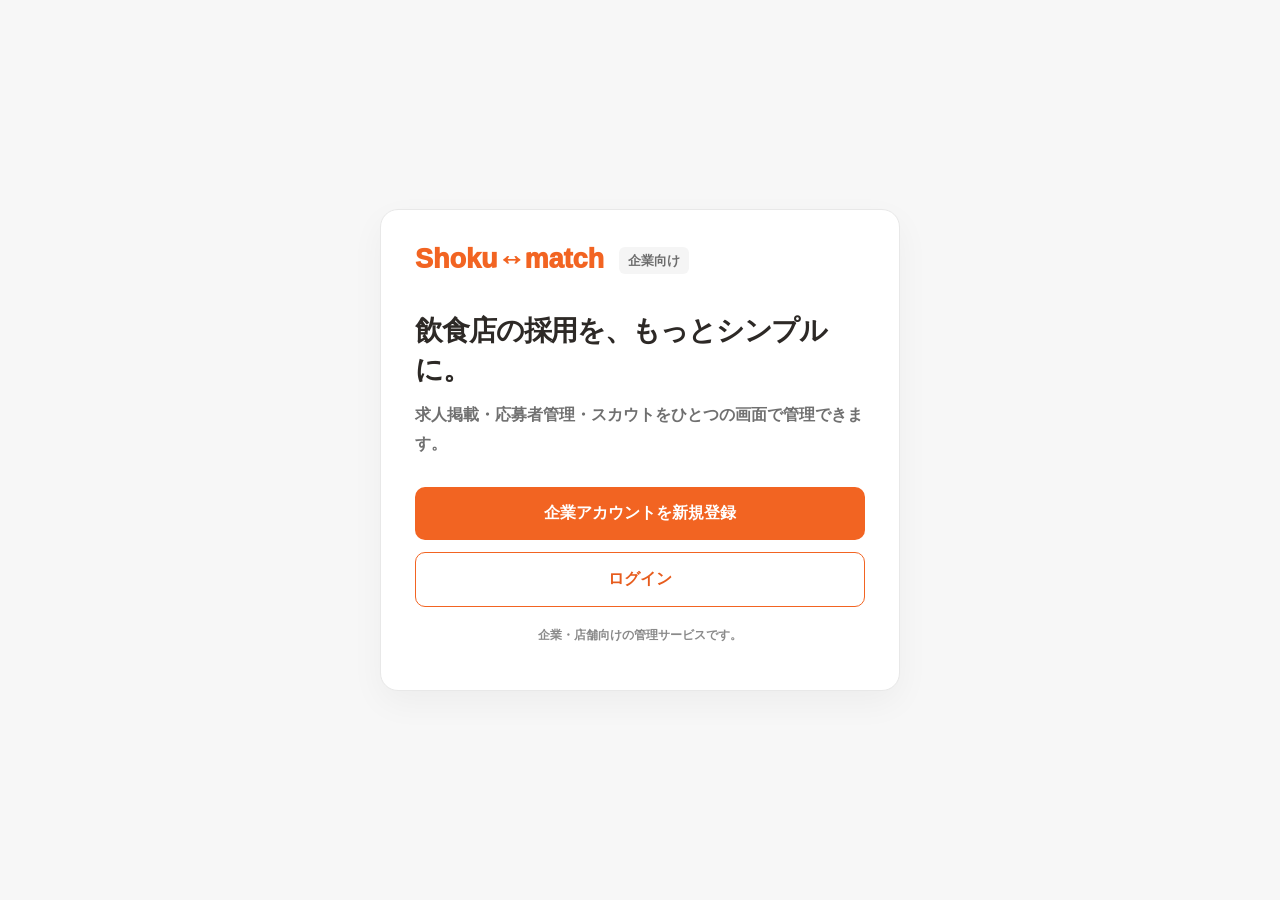
<file: business.html>
<!doctype html>
<html lang="ja"><head><meta charset="utf-8"><meta name="viewport" content="width=device-width,initial-scale=1,viewport-fit=cover"><meta name="theme-color" content="#ff6a22"><title>Shoku↔match｜企業向け</title><style>
:root{--o:#ff6422;--o2:#ff8a18;--y:#ffd95a;--b:#57cde7;--ink:#2d2926;--cream:#fff9ed;--line:#f1dfc8;--shadow:0 18px 48px #c96d2826}*{box-sizing:border-box}body{margin:0;font-family:-apple-system,BlinkMacSystemFont,"Hiragino Kaku Gothic ProN","Yu Gothic",sans-serif;color:var(--ink);background:linear-gradient(135deg,#fff9ed,#fff3da 50%,#e9fbff);font-weight:600}.shell{min-height:100vh;max-width:1180px;margin:auto;position:relative;overflow:hidden}.mobile{max-width:520px;margin:auto;min-height:100vh;background:#fffdf8;position:relative;padding-bottom:88px}.blob:before,.blob:after{content:"";position:fixed;border-radius:50%;filter:blur(1px);z-index:0;pointer-events:none}.blob:before{width:180px;height:180px;background:#63d6ec55;right:-80px;top:80px}.blob:after{width:220px;height:220px;background:#ffd65a55;left:-100px;bottom:80px}.content{position:relative;z-index:1;padding:18px}.brand{font-size:30px;font-weight:1000;color:var(--o);letter-spacing:-1.5px}.spark{color:#ffb000}.hero{padding:28px 22px 18px;text-align:center}.hero h1,.title{font-size:30px;line-height:1.22;font-weight:1000;letter-spacing:-1px;margin:12px 0}.hero p,.muted{color:#766c63;line-height:1.75}.btn{border:0;border-radius:999px;padding:16px 22px;font-size:16px;font-weight:1000;cursor:pointer}.btn.primary{color:white;background:linear-gradient(135deg,var(--o),#ff9819);box-shadow:0 12px 26px #ff702f45}.btn.light{background:white;color:#554a43;border:2px solid #f1dfc8}.btn.blue{background:#e6faff;color:#1688a2}.row{display:flex;gap:10px}.row>*{flex:1}.card{background:#fff;border:1px solid #f6e3cc;border-radius:28px;box-shadow:var(--shadow);padding:18px;margin:12px 0}.choice{min-height:120px;text-align:left;background:white;border:2px solid #f0dfc9;border-radius:24px;padding:18px;font-size:16px;font-weight:900}.choice:hover{border-color:var(--o)}.progress{height:9px;background:#f7e4ce;border-radius:20px;overflow:hidden}.progress i{display:block;height:100%;background:linear-gradient(90deg,var(--o),var(--y));border-radius:20px}.animal{width:150px;height:150px;object-fit:contain;filter:drop-shadow(0 10px 12px #9a602033)}.tag{display:inline-block;padding:7px 11px;border-radius:999px;background:#fff1df;color:#e75818;font-size:12px;font-weight:1000;margin:3px}.tag.blue{background:#daf8ff;color:#1688a2}.label{display:inline-block;padding:6px 10px;border-radius:10px;background:var(--o);color:#fff;font-size:12px;font-weight:1000;transform:rotate(-2deg)}.label.sub{background:var(--b)}.job-card{padding:0;overflow:hidden;touch-action:pan-y}.job-photo{height:290px;background:linear-gradient(135deg,#5d3423,#e9a458);position:relative;display:flex;align-items:flex-end;padding:18px;color:#fff}.job-photo:after{content:"";position:absolute;inset:0;background:linear-gradient(transparent 35%,#1b0c056e)}.job-photo>*{z-index:1}.job-photo h2{font-size:25px;margin:8px 0}.job-body{padding:18px}.price{color:#f05a1a;font-size:24px;font-weight:1000}.swipe-actions{display:flex;gap:16px;justify-content:center;margin:18px}.round{width:88px;height:64px;border-radius:999px;border:2px solid #eee;background:white;font-weight:1000;font-size:14px}.round.like{background:linear-gradient(135deg,#ff6622,#ff9d16);color:white;border:0;box-shadow:0 10px 24px #ff6f3144}.topbar{display:flex;align-items:center;justify-content:space-between;padding:16px 18px;position:sticky;top:0;background:#fffdf8e8;backdrop-filter:blur(10px);z-index:20}.back{border:0;background:#fff;border-radius:50%;width:42px;height:42px;font-size:24px;box-shadow:0 5px 16px #00000012}.nav{position:fixed;bottom:0;left:50%;transform:translateX(-50%);width:min(520px,100%);height:76px;background:#fff;border-top:1px solid #eee;display:flex;z-index:30;padding-bottom:env(safe-area-inset-bottom)}.nav button{flex:1;border:0;background:white;font-size:11px;font-weight:900;color:#746a64}.nav button.on{color:var(--o)}.nav b{display:block;font-size:21px;margin-bottom:3px}.section-title{font-size:21px;font-weight:1000;margin:22px 0 10px}.input{width:100%;padding:15px;border:2px solid #f0e3d3;border-radius:16px;background:#fff;font-size:15px;margin:6px 0}.list-item{display:flex;gap:12px;align-items:center;padding:14px 0;border-bottom:1px solid #f2e8dd}.thumb{width:86px;height:72px;border-radius:16px;background:linear-gradient(135deg,#4d2d22,#e6a057)}.pill{padding:10px 13px;border-radius:14px;background:#fff4e7;margin:5px 0}.notice{padding:14px;border-radius:18px;background:#e7faff;border:1px solid #bceef7;color:#276a79}.gold{background:linear-gradient(135deg,#fff8d9,#fff0a5);border:2px solid #ffd85a}.tabs{display:flex;gap:7px;overflow:auto}.tabs button{white-space:nowrap;border:0;border-radius:999px;padding:10px 14px;font-weight:900}.tabs .on{background:var(--o);color:white}.desk{min-height:100vh;background:#f8f6f2;display:grid;grid-template-columns:245px 1fr}.side{background:#fff;padding:24px 18px;border-right:1px solid #eee}.side .brand{font-size:24px}.side button{width:100%;text-align:left;padding:13px;border:0;border-radius:13px;background:white;font-weight:900;margin:3px 0}.side button.on{background:#fff0e3;color:var(--o)}.main{padding:28px}.grid{display:grid;grid-template-columns:repeat(3,1fr);gap:16px}.metric{background:white;border-radius:20px;padding:20px;border:1px solid #eee}.metric b{font-size:28px;color:var(--o)}table{width:100%;border-collapse:collapse;background:white;border-radius:18px;overflow:hidden}th,td{padding:14px;border-bottom:1px solid #eee;text-align:left}th{background:#fff8ef}.desk .card{box-shadow:none}.badge{background:#fff1df;color:#d9571d;border-radius:999px;padding:5px 9px;font-size:12px}.toast{position:fixed;top:18px;left:50%;transform:translateX(-50%);background:#2f2926;color:white;padding:12px 18px;border-radius:999px;z-index:100;font-size:13px}.detail-hero{height:260px;border-radius:0 0 30px 30px;background:linear-gradient(135deg,#5b3222,#e2a158);position:relative}.detail-hero .back{position:absolute;top:18px;left:18px}.sticky-actions{position:fixed;bottom:76px;left:50%;transform:translateX(-50%);width:min(520px,100%);padding:10px 16px;background:#fffdf8ee;display:flex;gap:10px;z-index:25}.steps{display:flex;gap:6px}.steps i{height:8px;flex:1;border-radius:9px;background:#eee}.steps i.on{background:var(--o)}@media(max-width:760px){.desk{grid-template-columns:1fr}.side{display:none}.main{padding:16px}.grid{grid-template-columns:1fr}.desk-mobile-head{display:block}}@media(min-width:761px){.desk-mobile-head{display:none}}
/* Release visual polish */
.landing-hero{padding-top:46px;min-height:calc(100vh - 36px);display:flex;flex-direction:column;justify-content:center}.sparkfield{font-size:22px;color:#ffb800;letter-spacing:8px;animation:twinkle 1.8s ease-in-out infinite}.logo-pop{font-size:38px;text-shadow:0 3px 0 #fff,0 8px 24px #ff7b2940}.kicker{display:inline-block!important;align-self:center;background:#e1f9ff;color:#14859e!important;padding:7px 13px;border-radius:999px;font-size:12px;font-weight:1000;margin:8px auto!important}.landing-hero h1{font-size:34px;margin-top:12px}.gradient-text{background:linear-gradient(90deg,#ff5d22,#ff9b16);-webkit-background-clip:text;color:transparent}.hero-copy{font-size:14px;max-width:390px;margin:4px auto 10px}.animal-parade{display:flex;justify-content:center;align-items:end;gap:0;margin:20px -8px 25px}.animal-parade img{width:54px;height:54px;object-fit:contain;filter:drop-shadow(0 7px 8px #8c4a1d20);transform:translateY(calc((var(--i) % 2) * 7px));animation:floaty 3s ease-in-out infinite;animation-delay:calc(var(--i) * -.16s)}.hero-cta{width:100%;font-size:17px;padding:18px}.login-cta{width:100%;margin-top:12px;background:#fff;color:#ef5c1e;border:2px solid #ff7a35;box-shadow:0 8px 22px #ff7b2918}.micro{font-size:11px!important;margin:10px 0!important}.mini-feature{display:flex;justify-content:center;gap:8px;flex-wrap:wrap;margin-top:10px}.mini-feature span{background:#fff;border:1px solid #f6ddc5;padding:8px 11px;border-radius:999px;font-size:11px;font-weight:1000}.job-card{transition:transform .22s ease,opacity .22s ease}.fly-right{transform:translateX(130%) rotate(18deg)!important;opacity:0}.fly-left{transform:translateX(-130%) rotate(-18deg)!important;opacity:0}.job-photo:before{content:'✦';position:absolute;right:18px;top:18px;color:#ffe36e;font-size:28px;z-index:2;text-shadow:0 0 12px #fff}.title,.section-title,h1,h2,h3{letter-spacing:-.04em}.nav button.on b{filter:drop-shadow(0 3px 6px #ff6b2240)}
@keyframes twinkle{50%{opacity:.45;transform:scale(.96)}}@keyframes floaty{50%{transform:translateY(calc((var(--i) % 2) * 7px - 5px))}}

/* Employer-only entry: intentionally simple, no sparkles or playful decorations */
.biz-entry{min-height:100vh;background:#f7f7f7;display:grid;place-items:center;padding:28px 18px}.biz-entry-card{width:min(520px,100%);background:#fff;border:1px solid #e8e8e8;border-radius:18px;padding:34px;box-shadow:0 12px 34px #0000000b}.biz-entry-card.wide{width:min(620px,100%)}.biz-brand{font-size:27px;font-weight:1000;color:#f26422;margin-bottom:36px}.biz-brand span{font-size:13px;color:#6d6d6d;background:#f5f5f5;padding:6px 9px;border-radius:6px;margin-left:7px;vertical-align:middle}.biz-entry h1{font-size:28px;line-height:1.4;margin:0 0 12px}.biz-lead{color:#707070;line-height:1.8;margin:0 0 28px}.biz-primary{display:block;width:100%;border-radius:10px!important;background:#f26422!important;color:#fff!important;box-shadow:none!important;margin-top:12px}.biz-secondary{display:block;width:100%;border-radius:10px!important;background:#fff!important;color:#e75c1d!important;border:1.5px solid #f26422!important;box-shadow:none!important;margin-top:12px}.biz-note{font-size:12px;color:#8a8a8a;text-align:center;margin-top:20px}.biz-back{border:0;background:transparent;color:#666;font-weight:800;padding:0;margin:0 0 22px;cursor:pointer}.biz-switch{text-align:center;color:#777;font-size:13px;margin-top:20px}.biz-switch button{border:0;background:transparent;color:#e75c1d;font-weight:900;cursor:pointer}.biz-step{display:inline-block;color:#e75c1d;background:#fff1e9;border-radius:6px;padding:6px 9px;font-size:12px;font-weight:900;margin-bottom:16px}.desk{background:#f6f7f8}.desk .side{box-shadow:none}.desk .brand{color:#ef6425;text-shadow:none}.desk .main .card,.desk .metric{border-radius:14px;border-color:#e8e8e8}.desk .btn.primary{background:#f26422;box-shadow:none;border-radius:9px}.desk .tag,.desk .badge{border-radius:6px}.desk h1,.desk h2,.desk h3{letter-spacing:-.025em}
</style></head><body data-site="business"><div id="app"><div class="biz-entry"><div class="biz-entry-card"><div class="biz-brand">Shoku↔match <span>企業向け</span></div><h1>飲食店の採用を、もっとシンプルに。</h1><p class="biz-lead">求人掲載・応募者管理・スカウトをひとつの画面で管理できます。</p><a class="btn biz-primary" href="#" data-click="employerLogin('signup');return false">企業アカウントを新規登録</a><a class="btn biz-secondary" href="#" data-click="employerLogin('login');return false">ログイン</a></div></div></div><script>
const A='assets/';
const TYPES={1:{name:'みんなを引っ張る！・エンジンタイプ',short:'エンジンタイプ',img:A+'lion.jpg',core:'自分から動き、チームを前へ進める人',desc:'指示を待つより、自分から一歩目を踏み出せるタイプ。忙しいときや人手が足りないときほど率先して動き、必要なら周りにも声をかけながらチームを前へ進めます。自分が動き出すことで、お店全体のエンジンになれる存在です。',strength:'行動力・積極性・リーダーシップ',scene:'ピークタイム／人手不足／チームを引っ張る場面'},2:{name:'笑顔で盛り上げる！・ムードメーカータイプ',short:'ムードメーカータイプ',img:A+'parrot.jpg',core:'場を明るくする人',desc:'人とのコミュニケーションが得意で、自然とその場を明るくできるタイプ。お客様との会話はもちろん、一緒に働くスタッフにも良い空気を広げます。あなたがいることで、お店の雰囲気がちょっと楽しくなる存在です。',strength:'コミュニケーション力・親しみやすさ・盛り上げ力',scene:'接客／お客様との会話／スタッフ間の雰囲気づくり'},3:{name:'気づかい上手！・ホスピタリティタイプ',short:'ホスピタリティタイプ',img:A+'sloth.png',core:'相手をよく見て、先回りできる人',desc:'相手の様子をよく見ながら「今、何を求めているかな？」と考えられるタイプ。言われてから動くのではなく、小さな変化に気づいて、その人に合った対応ができます。さりげない気遣いで「また来たい」と思わせられる存在です。',strength:'気配り・観察力・相手に合わせる力',scene:'接客／常連対応／細かなサービス'},4:{name:'アクセル全開！・スピードスタータイプ',short:'スピードスタータイプ',img:A+'cheetah.png',core:'忙しいときほど素早く回す人',desc:'仕事が一気に増えても、テンポよくどんどん処理できるタイプ。特にピークタイムでは持ち前の瞬発力を発揮します。忙しさを「大変」だけで終わらせず、スピード感を持って乗り切れる存在です。',strength:'スピード・瞬発力・処理能力',scene:'ピークタイム／注文処理／料理・ドリンク提供'},5:{name:'とことん極める！・プロフェッショナルタイプ',short:'プロフェッショナルタイプ',img:A+'owl.png',core:'仕事の質を追求する人',desc:'ただ仕事を終わらせるのではなく、「もっと上手く、もっと正確に」と自分の技術を磨いていくタイプ。一つひとつ丁寧に覚え、経験を積むほど強みが増していきます。「この仕事なら任せて」と言えるものを作れる存在です。',strength:'丁寧さ・正確さ・技術を磨く力',scene:'調理／盛り付け／ドリンク作り／質の高い接客'},6:{name:'全体まるっと把握！・オーガナイザータイプ',short:'オーガナイザータイプ',img:A+'octopus.png',core:'全体を見て、うまく回す人',desc:'自分の仕事だけでなく、「今、お店全体はどうなっている？」と周囲を見られるタイプ。誰が忙しいか、どこが詰まっているかを把握して、人や仕事の流れを整理します。チーム全体をスムーズに動かす司令塔のような存在です。',strength:'全体把握・判断力・調整力',scene:'ホール全体管理／スタッフ連携／役割・シフト調整'},7:{name:'痒いところに手が届く！・サポータータイプ',short:'サポータータイプ',img:A+'cat.png',core:'周囲を見ながら、そっと支える人',desc:'困っている人や慣れていない人に気づき、自然とフォローに入れるタイプ。自分だけがうまくいくことより、みんなが働きやすい状態を大切にします。チームにいると「助かる！」と思ってもらえる存在です。',strength:'協調性・フォロー力・チームワーク',scene:'新人フォロー／助け合い／チーム仕事'},8:{name:'ひらめきで変える！・イノベータータイプ',short:'イノベータータイプ',img:A+'fox.png',core:'アイデアで、もっと良くする人',desc:'「これ、もっと良いやり方ないかな？」と考えるのが得意なタイプ。今あるやり方にとらわれず、新しいアイデアや改善方法を考えられます。小さな工夫から、お店そのものをより良く変えていける存在です。',strength:'発想力・改善力・新しいことを考える力',scene:'業務改善／メニュー・企画／店舗づくり'}};
const Q=[['暇な時間','店内を見て、他にできる仕事を探す',[1,4],'次の仕事に備えて、少し休憩する',[2,6]],['忙しい時間','目の前の注文をできるだけ早く処理する',[4,1],'全体を見て、どこから処理するか考える',[6,7]],['お客様との会話','こちらから会話をして場を盛り上げる',[2,8],'お客様の様子を見て、必要なときだけ話しかける',[3,5]],['仕事のやり方','まずは決められたやり方を正確に身につける',[5,3],'もっと良いやり方がないか考える',[8,4]],['仲間が忙しそう','まず自分の担当を終わらせる',[4,1],'一度声をかけて、必要なら手伝う',[7,3]],['トラブル発生','まず社員・先輩に報告して、指示をもらう',[7,2],'状況を整理して、自分でできる対応を考える',[8,1]],['接客','自分が本当におすすめしたいものを紹介する',[2,7],'お客様の好みを聞いて、それに合うものを紹介する',[3,5]],['ピークタイム','自分の仕事をできるだけ速く終わらせる',[4,5],'誰がどの仕事をすれば改善するか考える',[6,8]],['新人が入った','まず自分でやってみてもらう',[1,4],'横について、一緒にやりながら教える',[7,2]],['お客様の変化','普段通りに接客する',[5,6],'何か困っていないか少し気にしてみる',[3,2]],['店づくり','自分自身の接客・調理スキルを高めたい',[5,3],'店全体の仕組みや環境を変えたい',[8,6]],['チームの状況','自分が空いている仕事にどんどん入る',[1,7],'一度全体を見て、誰が何をするか整理する',[6,8]]];
const JOBS=[{id:1,name:'カフェ＆ダイニング Shoku',area:'新宿駅 徒歩3分',w:1300,role:'ホール・キッチン',types:[1,3],tags:['#駅チカ','#まかないあり'],scout:true},{id:2,name:'イタリアンバル Shoku',area:'渋谷駅 徒歩4分',w:1400,role:'ホール・バーテンダー',types:[2,4],tags:['#髪色自由','#シフト自由']},{id:3,name:'和食や Shoku',area:'池袋駅 徒歩2分',w:1200,role:'ホール・キッチン',types:[3,7],tags:['#交通費支給','#未経験歓迎']},{id:4,name:'ビストロ Shoku',area:'銀座駅 徒歩6分',w:1450,role:'ホール',types:[5,6],tags:['#高時給','#昇給あり']},{id:5,name:'ROOFTOP BAR Shoku',area:'六本木駅 徒歩5分',w:1500,role:'バーテンダー',types:[2,8],tags:['#ピアスOK','#終電考慮']},{id:6,name:'ベーカリーカフェ Shoku',area:'東京駅 徒歩4分',w:1280,role:'ホール・キッチン',types:[4,7],tags:['#短時間OK','#学生歓迎']}];
let S={};
try { S=JSON.parse(localStorage.getItem('sm_state')||'{}')||{}; } catch(e) { S={}; }
Object.assign(S,{scores:S.scores||{},plus2:S.plus2||{},likes:Array.isArray(S.likes)?S.likes:[],passed:Array.isArray(S.passed)?S.passed:[],applied:Array.isArray(S.applied)?S.applied:[],profile:S.profile||{},logged:!!S.logged}); let hist=[];
const app=document.querySelector('#app'); const save=()=>{try{localStorage.setItem('sm_state',JSON.stringify(S))}catch(e){}}; const toast=t=>{let x=document.createElement('div');x.className='toast';x.textContent=t;document.body.append(x);setTimeout(()=>x.remove(),1600)};
function go(fn,...a){hist.push([fn,a]);fn(...a)} function back(){hist.pop();let p=hist.pop();p?p[0](...p[1]):landing()};
function wrap(c,nav=''){app.innerHTML=`<div class="mobile blob"><div class="content">${c}</div>${nav?bottom(nav):''}</div>`} function bottom(on){return `<div class="nav"><button class="${on==='rec'?'on':''}" data-click="recommend()"><b>⌂</b>オススメ</button><button class="${on==='search'?'on':''}" data-click="searchPage()"><b>⌕</b>探す</button><button class="${on==='likes'?'on':''}" data-click="likesPage()"><b>♡</b>キニナル</button><button class="${on==='me'?'on':''}" data-click="myPage()"><b>♙</b>マイページ</button></div>`}
function topbar(title){return `<div class="topbar"><button class="back" data-click="back()">‹</button><b>${title}</b><span>🔔</span></div>`}
function landing(){hist=[];wrap(`<div class="hero landing-hero"><div class="sparkfield">✦　✨　✦</div><div class="brand logo-pop">Shoku↔match</div><p class="kicker">飲食特化の仕事マッチング</p><h1>あなたに合う飲食店と、<br><span class="gradient-text">もっと楽しく出会おう。</span></h1><p class="hero-copy">12問の仕事タイプ診断から、あなたらしく働けるお店を見つけます。</p><div class="animal-parade">${Object.values(TYPES).map((t,i)=>`<img src="${t.img}" alt="" style="--i:${i}">`).join('')}</div><button class="btn primary hero-cta" data-click="startDiag()"><span>✨</span> 無料で仕事タイプを診断する</button><button class="btn login-cta" data-click="auth('ログイン')">ログイン</button><p class="micro">初めての方は診断から／登録済みの方はログイン</p><div class="mini-feature"><span>🧠 12問診断</span><span>👀 スワイプ</span><span>✨ スカウト</span></div></div>`) }
function startDiag(){S.q=0;S.scores={};S.plus2={};save();diag()} function diag(){let i=S.q||0;if(i>=12)return result();let q=Q[i];wrap(`${topbar('仕事タイプ診断')}<div class="progress"><i style="width:${(i+1)/12*100}%"></i></div><p style="text-align:center">${i+1} / 12</p><div class="card" style="text-align:center"><span class="label">Q${i+1}</span><h2>${q[0]}</h2></div><div class="row"><button class="choice" data-click="answer(${q[2][0]},${q[2][1]})">A<br><br>${q[1]}</button><button class="choice" data-click="answer(${q[4][0]},${q[4][1]})">B<br><br>${q[3]}</button></div><p class="muted" style="text-align:center;margin-top:30px">直感で選んでOK ✨</p>`)}
function answer(x,y){S.scores[x]=(S.scores[x]||0)+2;S.scores[y]=(S.scores[y]||0)+1;S.plus2[x]=(S.plus2[x]||0)+1;S.q++;save();diag()}
function calc(){let r=[1,2,3,4,5,6,7,8].sort((a,b)=>(S.scores[b]||0)-(S.scores[a]||0)||(S.plus2[b]||0)-(S.plus2[a]||0)||a-b);S.main=r[0];S.sub=r[1];save()}
function result(){calc();let m=TYPES[S.main],s=TYPES[S.sub];wrap(`${topbar('診断結果')}<div style="text-align:center"><span class="spark">✦ ✨ ✦</span><p><b>あなたの仕事タイプは…</b></p><span class="label">MAIN TYPE</span><br><img class="animal" src="${m.img}"><h1 class="title" style="color:var(--o)">${m.name}</h1><b>${m.core}</b><p class="muted">${m.desc}</p></div><div class="card"><b>こんな場面で活躍 ✨</b><p>${m.scene}</p><b>あなたの強み</b><p>${m.strength}</p></div><div class="card" style="background:#e9fbff"><span class="label sub">SUB TYPE</span><div class="row" style="align-items:center"><img src="${s.img}" style="width:90px;height:90px;object-fit:contain"><div><small>あなたにはこんな一面も</small><h3>${s.name}</h3><p>${s.core}</p></div></div></div><button class="btn primary" style="width:100%" data-click="guest3()">あなたに合うお店を見る ✨</button>`)}
function match(j){return S.main&&j.types.some(x=>x===S.main||x===S.sub)}
function guest3(){S.guestIndex=0;let a=[...JOBS].sort((x,y)=>(match(y)?1:0)-(match(x)?1:0));showSwipe(a.slice(0,3),true)}
function recommend(){let arr=JOBS.filter(j=>!S.likes.includes(j.id)&&!S.passed.includes(j.id));if(!arr.length){wrap(`${topbar('オススメ')}<div class="hero"><h1>ひと通りチェックしました！👀</h1><p>気になるお店は見つかりましたか？<br>もう一度お店を見返してみよう！</p><button class="btn primary" data-click="S.passed=[];save();recommend()">お店を探そう！</button></div>`, 'rec');return} showSwipe(arr,false)}
function showSwipe(arr,guest){let idx=guest?(S.guestIndex||0):0;if(idx>=arr.length){if(guest)return auth('もっと見るには無料会員登録');return recommend()}let j=arr[idx];wrap(`${topbar(guest?'あなたにおすすめ':'オススメ')}<p style="color:var(--o);font-weight:1000">✨ あなたにおすすめのお店</p>${j.scout&&S.logged?`<div class="notice gold">✨スカウトが届きました！✨<br>${j.name}からあなたにスカウトが届いています</div>`:''}<div class="card job-card" id="swipeCard" data-click="jobDetail(${j.id})"><div class="job-photo"><div>${match(j)?'<span class="tag">✨アナタと相性抜群！</span>':''}<h2>${j.name}</h2><div>${j.area}</div></div></div><div class="job-body"><div>${j.tags.map(x=>`<span class="tag">${x}</span>`).join('')}</div><div class="price">時給 ${j.w.toLocaleString()}円〜</div><p>🍽 ${j.role}</p></div></div><div class="swipe-actions"><button class="round" data-click="event.stopPropagation();act(${j.id},'pass',${guest})">✕<br>見送る</button><button class="round like" data-click="event.stopPropagation();act(${j.id},'like',${guest})">♥<br>キニナル</button></div><p class="muted" style="text-align:center">← 見送る　　右へスワイプでキニナル →</p>`, 'rec');bindSwipe(j.id,guest)}
function bindSwipe(id,guest){let c=document.querySelector('#swipeCard'),x=0,start=0;if(!c)return;c.addEventListener('touchstart',e=>start=e.touches[0].clientX);c.addEventListener('touchmove',e=>{x=e.touches[0].clientX-start;c.style.transform=`translateX(${x}px) rotate(${x/25}deg)`});c.addEventListener('touchend',()=>{if(x>85)act(id,'like',guest);else if(x<-85)act(id,'pass',guest);else c.style.transform='';x=0})}
function act(id,type,guest){let card=document.querySelector('#swipeCard');if(card){card.classList.add(type==='like'?'fly-right':'fly-left')}if(type==='like'){if(!S.logged&&S.likes.length>=3)return auth('キニナルをもっと保存するには会員登録');if(!S.likes.includes(id))S.likes.push(id);toast('👀 キニナルに追加しました')}else{if(!S.passed.includes(id))S.passed.push(id);toast('見送り履歴に保存しました')}if(guest)S.guestIndex=(S.guestIndex||0)+1;save();guest?showSwipe(JOBS.slice(0,3),true):recommend()}
function auth(head='ログイン・会員登録'){wrap(`${topbar(head)}<div class="brand" style="text-align:center;margin:22px">Shoku↔match ✨</div><div class="tabs"><button class="on">ログイン</button><button>新規登録</button></div><div class="card"><input class="input" placeholder="メールアドレス"><input class="input" type="password" placeholder="パスワード（半角英数8文字以上）"><button class="btn primary" style="width:100%" data-click="login()">ログイン</button><p class="muted" style="text-align:center">パスワードをお忘れの方はこちら</p></div><div class="card"><b>アカウントをお持ちでない方</b><p>メール認証 → パスワード設定 → 基本プロフィール</p><button class="btn light" style="width:100%" data-click="register()">新規登録（無料）</button></div>`)} function login(){S.logged=true;save();recommend()} function register(){S.logged=true;S.profile={username:'りこ',age:'27',experience:'1年以上',work:'飲食店 アルバイト'};save();toast('メール認証をデモ完了しました');recommend()}
function searchPage(){wrap(`${topbar('探す')}<h1 class="title">条件を指定して探す 🔍</h1>${['📍 勤務地　駅・エリアを選択','⭐ 最低時給　1,200円以上','🍽 業態　カフェ・ダイニング','▣ 職種　ホール・キッチン','🕘 希望勤務時間　指定なし','▦ 最低シフト　週2日から','💄 身だしなみ　指定なし','🎁 待遇　指定なし','🚲 通勤方法　指定なし','✨ 店舗の雰囲気　指定なし'].map(x=>`<div class="list-item"><b>${x}</b><span style="margin-left:auto">›</span></div>`).join('')}<button class="btn primary" style="width:100%;margin-top:20px" data-click="searchResults()">この条件で検索する</button>`, 'search')}
function searchResults(){wrap(`${topbar('検索結果')}<div class="row"><h2>検索結果 <b>56件</b></h2><button class="btn light">おすすめ順</button></div>${JOBS.map(j=>`<div class="card" data-click="jobDetail(${j.id})"><div class="thumb" style="width:100%;height:140px"></div>${match(j)?'<span class="tag">✨相性抜群</span>':''}<h3>${j.name} ${S.likes.includes(j.id)?'♥':''}</h3><p>${j.area}</p><b class="price" style="font-size:19px">時給 ${j.w.toLocaleString()}円〜</b><p>${j.role}</p></div>`).join('')}<div class="notice"><b>条件にぴったりのお店がない場合</b><br>条件が近いお店を表示し、「希望時給より−50円」「希望時間と1時間差」のように違いをお知らせします。</div>`, 'search')}
function jobDetail(id){let j=JOBS.find(x=>x.id===id);wrap(`<div class="detail-hero"><button class="back" data-click="back()">‹</button></div><div class="content" style="padding-top:0"><div>${j.tags.map(x=>`<span class="tag">${x}</span>`).join('')}</div><h1>${j.name}</h1><p>${j.area}</p><div class="price">時給 ${j.w.toLocaleString()}円〜 <small style="font-size:12px;color:#7b7067">（研修時給1,200円）</small></div><p>🍽 ${j.role}</p>${j.scout?'<div class="notice gold">✨スカウトが届いたお店</div>':''}${['募集条件','仕事内容','お店について','待遇・身だしなみ','あなたに合う理由','勤務地・アクセス'].map((x,i)=>`<div class="card"><h3>${x}</h3><p>${i===0?'勤務時間 10:00〜23:00／週2日・1日4時間〜':i===1?'接客、オーダー、料理・ドリンク提供など。役割ごとの仕事内容を掲載します。':i===2?'スタッフ同士で声をかけ合う、明るく活気のあるお店です。':i===3?'まかないあり・交通費支給・髪色自由・ネイルOK':i===4?(match(j)?`このお店が求めている「${TYPES[j.types[0]].short}」と、あなたの診断結果がマッチしています。`:'お店が求める仕事タイプを確認できます。'):'東京都内／最寄駅から徒歩。電車・自転車通勤可。店舗ページを見る'}</p></div>`).join('')}</div><div class="sticky-actions"><button class="btn light" data-click="act(${id},'like',false)">♡ キニナル</button><button class="btn primary" data-click="applyPage(${id})">応募する</button></div>${bottom('')}`)}
function likesPage(){let arr=JOBS.filter(j=>S.likes.includes(j.id));wrap(`${topbar('キニナル')}<div class="tabs"><button class="on">すべて (${arr.length})</button><button>スカウト</button></div>${arr.length?arr.map(j=>`<div class="list-item" data-click="jobDetail(${j.id})"><div class="thumb"></div><div><b>${j.scout?'✨スカウトが届いたお店<br>':''}${j.name}</b><p>${j.area}<br><b style="color:var(--o)">時給 ${j.w.toLocaleString()}円〜</b></p></div><span style="margin-left:auto;color:red">♥</span></div>`).join(''):'<div class="hero"><h2>まだキニナルはありません</h2></div>'}<button class="btn light" style="width:100%;margin-top:20px" data-click="passedPage()">見送り履歴を見る</button>`, 'likes')}
function passedPage(){let arr=JOBS.filter(j=>S.passed.includes(j.id));wrap(`${topbar('見送り履歴')}${arr.map(j=>`<div class="list-item"><div class="thumb"></div><div><b>${j.name}</b><p>${j.scout?'元スカウト求人<br>':''}${j.area}</p></div><button class="btn light" data-click="S.passed=S.passed.filter(x=>x!==${j.id});S.likes.push(${j.id});save();passedPage()">👀</button></div>`).join('')||'<p>見送り履歴はありません。</p>'}`)}
function applyPage(id){if(S.applied.includes(id))return toast('この求人には再応募できません');let j=JOBS.find(x=>x.id===id);wrap(`${topbar('応募する')}<div class="steps"><i class="on"></i><i></i><i></i></div><h2>応募情報の入力</h2>${['本名','フリガナ','生年月日','電話番号','住所','最寄り駅','現在の職','高校：卒業年／在学中／中退','大学：卒業年／在学中／中退／進学していない'].map(x=>`<input class="input" placeholder="${x}">`).join('')}<button class="btn primary" style="width:100%" data-click="resumePreview(${id})">次へ（履歴書の確認へ）</button>`)}
function resumePreview(id){let j=JOBS.find(x=>x.id===id);wrap(`${topbar('履歴書の確認')}<div class="notice">応募内容から履歴書を自動作成します<br>ご登録いただいたプロフィール・応募時に入力した情報をもとに、Shoku↔matchが履歴書を自動作成し、応募先企業へ送信します。</div><div class="card"><div style="text-align:right">Shoku↔match 履歴書</div><h2>田中 理子</h2><p>タナカ リコ　1998年12月27日</p><p>住所：東京都板橋区…　最寄駅：池袋駅</p><p>現在の職：飲食店 アルバイト</p><p>学歴：2021年3月 ○○大学 卒業</p><p>飲食経験：カフェ 2年／居酒屋 1年</p><p>資格・スキル：接客、ドリンク作成</p><hr><p><span class="label">MAIN TYPE</span> ${TYPES[S.main||1].short}</p><p><span class="label sub">SUB TYPE</span> ${TYPES[S.sub||2].short}</p><small>※この内容で応募します。顔写真は使用しません。</small></div><button class="btn primary" style="width:100%" data-click="submitApply(${id})">この内容で応募する</button>`)}
function submitApply(id){S.applied.push(id);save();wrap(`${topbar('応募完了')}<div class="hero"><div style="font-size:55px">🎉</div><h1>応募しました！</h1><p>企業が面接へ進める場合、面接候補日が届きます。</p><button class="btn primary" data-click="interviewDates(${id})">デモ：面接候補日を見る</button><button class="btn light" data-click="resumePreview(${id})">送信した履歴書を見る</button></div>`)}
function interviewDates(id){wrap(`${topbar('面接日程の選択')}<p>企業から面接候補日が届きました。ご都合の良い日時を選択してください。</p>${['9月28日（月）','9月29日（火）','10月1日（水）'].map(d=>`<div class="card"><b>${d}</b><div class="tabs"><button>14:00 - 14:30</button><button class="on" data-click="confirmInterview()">15:00 - 15:30</button><button>16:00 - 16:30</button></div></div>`).join('')}<button class="btn light" style="width:100%">候補が合わない（2〜3候補を送る）</button>`)}
function confirmInterview(){toast('面接日時を確定しました');myPage()}
function myPage(){let m=TYPES[S.main||1],s=TYPES[S.sub||2];wrap(`${topbar('マイページ')}<div class="card"><div class="row" style="align-items:center"><img src="${m.img}" style="width:80px;height:80px;object-fit:contain"><div><h2>${S.profile.username||'田中 理子'}</h2><p>${S.profile.age||'27'}歳</p><span class="tag">${m.short}</span><span class="tag blue">${s.short}</span></div></div><button class="btn light">プロフィールを編集</button></div>${['📋 応募・選考状況','🗓 面接予定','♡ キニナル一覧','⊗ 見送り履歴','✨ スカウト履歴','💬 メッセージ','🧠 仕事タイプ診断結果','✎ 登録情報の編集','⚙ アカウント・通知設定','？ ヘルプ・お問い合わせ'].map(x=>`<div class="list-item"><b>${x}</b><span style="margin-left:auto">›</span></div>`).join('')}<button class="btn light" style="width:100%;margin-top:18px" data-click="startDiag()">仕事タイプを再診断する</button>`, 'me')}
function employerLogin(mode='home'){
  const signup = mode==='signup';
  const login = mode==='login';
  app.innerHTML=`<div class="biz-entry"><div class="biz-entry-card"><div class="biz-brand">Shoku↔match <span>企業向け</span></div>${mode==='home'?`<h1>飲食店の採用を、もっとシンプルに。</h1><p class="biz-lead">求人掲載・応募者管理・スカウトをひとつの画面で管理できます。</p><button class="btn biz-primary" data-click="employerLogin('signup')">企業アカウントを新規登録</button><button class="btn biz-secondary" data-click="employerLogin('login')">ログイン</button><p class="biz-note">企業・店舗向けの管理サービスです。</p>`:signup?`<button class="biz-back" data-click="employerLogin()">‹ 戻る</button><h1>企業アカウントを新規登録</h1><p class="biz-lead">まずは会社情報と担当者情報を登録します。</p><input class="input" placeholder="会社名"><input class="input" placeholder="担当者名"><input class="input" type="email" placeholder="メールアドレス"><input class="input" type="password" placeholder="パスワード"><button class="btn biz-primary" data-click="employerSignupFlow()">登録して次へ</button><p class="biz-switch">すでにアカウントをお持ちですか？ <button data-click="employerLogin('login')">ログイン</button></p>`:`<button class="biz-back" data-click="employerLogin()">‹ 戻る</button><h1>企業ログイン</h1><input class="input" type="email" placeholder="メールアドレス"><input class="input" type="password" placeholder="パスワード"><button class="btn biz-primary" data-click="employer()">ログイン</button><p class="biz-switch">初めての企業様は <button data-click="employerLogin('signup')">新規登録</button></p>`}</div></div>`;
}
function employerSignupFlow(){
 app.innerHTML=`<div class="biz-entry"><div class="biz-entry-card wide"><div class="biz-brand">Shoku↔match <span>企業向け</span></div><div class="biz-step">STEP 1 / 4</div><h1>企業情報を登録</h1><p class="biz-lead">デモ版では、この先の「店舗情報登録 → 運営審査 → プラン選択 → 利用開始」を確認できます。</p><input class="input" placeholder="会社名"><input class="input" placeholder="所在地"><input class="input" placeholder="担当者名"><button class="btn biz-primary" data-click="employer()">デモ：登録を完了して管理画面へ</button><p class="biz-note">本番では初月無料、2か月目から選択プランで自動更新する想定です。</p></div></div>`
}
const ENAV=['ホーム','店舗・求人管理','応募者管理','人材を探す','スカウト管理','契約・料金','企業設定'];
function employer(page='ホーム'){app.innerHTML=`<div class="desk"><aside class="side"><div class="brand">Shoku↔match</div><p>採用管理</p>${ENAV.map(x=>`<button class="${x===page?'on':''}" data-click="employer('${x}')">${x}</button>`).join('')}<button data-click="landing()">← 求職者サイト</button></aside><main class="main"><div class="desk-mobile-head brand">Shoku↔match 企業向け</div>${empContent(page)}</main></div>`}
function empContent(p){if(p==='ホーム')return `<div class="row"><div><h1>採用ダッシュボード</h1><p>全店舗 ▾</p></div><span>🔔</span></div><div class="grid"><div class="metric">新着応募<br><b>8</b>件</div><div class="metric">日程調整中<br><b>3</b>件</div><div class="metric">本日の面接<br><b>2</b>件</div></div><div class="card"><h2>対応が必要です</h2><div class="notice">選考結果の入力をお忘れではありませんか？ 面接から5日が経過しました。選考が完了している場合は、結果の入力をお願いいたします。</div></div><div class="card"><h2>最近の応募者</h2>${applicants()}</div>`;
if(p==='店舗・求人管理')return `<div class="row"><h1>店舗・求人管理</h1><button class="btn primary" data-click="jobCreate()">＋ 求人を作成</button></div><div class="card"><h2>カフェ＆ダイニング Shoku</h2><p>公開中　ホール・キッチン／時給1,300円〜</p><span class="badge">写真8枚</span> <span class="badge">求めるタイプ 1・3</span><div class="row"><button class="btn light">編集</button><button class="btn light">一時停止</button></div></div>`;
if(p==='応募者管理')return `<h1>応募者管理</h1><div class="tabs"><button class="on">新着</button><button>面接調整中</button><button>面接予定</button><button>選考中</button><button>採用者</button><button>不採用</button></div><div class="card">${applicants()}</div>`;
if(p==='人材を探す')return `<h1>人材を探す 🔍</h1><p>プロフィール完成ユーザーのみ表示。MAIN TYPEで検索できます。</p>${[1,2,3].map((x,i)=>`<div class="card"><div class="row"><img src="${TYPES[x].img}" style="width:70px;height:70px;object-fit:contain"><div><h3>ユーザー${i+1}　${24+i}歳</h3><span class="tag">${TYPES[x].short}</span><span class="tag blue">SUB ${TYPES[x+1].short}</span><p>飲食経験 ${i+1}年／希望：新宿・渋谷／18:00〜23:00</p></div></div><button class="btn primary">この求人でスカウト</button></div>`).join('')}`;
if(p==='スカウト管理')return `<h1>スカウト管理</h1><div class="grid"><div class="metric">今月利用<br><b>2</b> / 5件</div><div class="metric">残り<br><b>3</b>件</div><div class="metric">キニナル反応<br><b>1</b>件</div></div><div class="card"><h2>テンプレート</h2><textarea class="input">プロフィールを拝見し、ぜひ一度お話ししたいと思いスカウトしました。</textarea><div class="row"><button class="btn light">編集</button><button class="btn light">削除</button></div></div>`;
if(p==='契約・料金')return `<h1>契約・料金</h1><div class="card"><h2>現在のプラン</h2><p>1店舗 月額〇円　／　初月無料</p><h3>スカウト追加</h3><p>標準 5件/月</p><p>10件 ＋3,000円　20件 ＋5,000円　無制限 ＋20,000円</p><p class="muted">契約開始日基準で毎月更新。解約は期間末で求人非公開、進行中の選考は管理できます。</p></div>`;
return `<h1>企業設定</h1><div class="card"><h3>会社情報</h3><input class="input" value="株式会社Shoku"><h3>通知</h3><p>☑ 新着応募　☑ 面接日程　☑ 選考結果入力リマインド</p><h3>店舗ページURL（任意）</h3><input class="input" placeholder="公式ホームページもしくはInstagramなど"></div>`}
function applicants(){return `<table><tr><th>応募者</th><th>タイプ</th><th>店舗/職種</th><th>状態</th><th></th></tr><tr><td>りこ / 27歳 / 女性<br>飲食経験3年</td><td><img src="${TYPES[1].img}" style="width:38px;height:38px;object-fit:contain"> ${TYPES[1].short}</td><td>新宿店 / ホール</td><td><span class="badge">応募済み</span></td><td><button class="btn primary" data-click="applicantDetail()">詳細</button></td></tr></table>`}
function applicantDetail(){app.innerHTML=`<div class="desk"><aside class="side"><div class="brand">Shoku↔match</div><button data-click="employer('応募者管理')">← 応募者一覧</button></aside><main class="main"><h1>応募者詳細</h1><div class="card"><div class="row"><img src="${TYPES[1].img}" style="width:100px;height:100px;object-fit:contain"><div><h2>りこ　27歳</h2><span class="tag">MAIN ${TYPES[1].short}</span><span class="tag blue">SUB ${TYPES[2].short}</span></div></div><p>飲食経験3年／現在：飲食店アルバイト／希望エリア：新宿・池袋</p><p>資格・スキル：接客、ドリンク作成</p><p>自己PR：人と話すことが好きです。</p><button class="btn light">履歴書を見る</button><button class="btn light">PDF保存</button><button class="btn light">印刷する</button></div><div class="row"><button class="btn light">見送る</button><button class="btn primary" data-click="empInterview()">面接へ進める</button></div></main></div>`}
function empInterview(){app.innerHTML=`<div class="desk"><aside class="side"><div class="brand">Shoku↔match</div></aside><main class="main"><h1>面接候補日を送る</h1><div class="card"><label>面接時間</label><select class="input"><option>30分</option><option>15分</option><option>45分</option><option>60分</option><option>カスタム</option></select><input class="input" value="9/28 14:00〜17:00"><input class="input" value="9/29 14:00〜17:00"><input class="input" value="10/1 14:00〜17:00"><textarea class="input" placeholder="コメント（任意）"></textarea><button class="btn primary" data-click="toast('面接候補日を送信しました')">候補日を送信</button></div></main></div>`}
function jobCreate(){app.innerHTML=`<div class="desk"><aside class="side"><div class="brand">Shoku↔match</div><button data-click="employer('店舗・求人管理')">← 求人管理</button></aside><main class="main"><h1>求人を作成</h1><div class="steps"><i class="on"></i><i class="on"></i><i></i><i></i><i></i></div><div class="tabs"><button class="on">①基本情報</button><button>②勤務条件</button><button>③特徴・待遇</button><button>④写真</button><button>⑤確認・公開</button></div><div class="card"><h3>① 基本情報</h3><select class="input"><option>カフェ＆ダイニング Shoku</option></select><input class="input" value="カフェ・ダイニング"><p>職種（複数選択）</p><p>☑ ホール　☑ キッチン　□ バーテンダー　□ 洗い場　□ その他</p><textarea class="input" placeholder="職種ごとの仕事内容"></textarea><p>推しポイント（ちょうど2つ）</p><span class="tag">#高時給</span><span class="tag">#まかないあり</span><span class="tag blue">#髪色自由</span><h3>② 勤務条件</h3><input class="input" value="時給 1,300円"><input class="input" value="研修時給 1,200円 / 1ヶ月"><input class="input" value="10:00〜23:00"><input class="input" value="週2日〜 / 1日4時間〜"><h3>③ お店の特徴・待遇</h3><p>☑まかない ☑交通費 ☑髪色自由 ☑ネイルOK</p><p>求める仕事タイプ（1〜3）</p>${[1,3,7].map(x=>`<span class="tag"><img src="${TYPES[x].img}" style="width:22px;height:22px;vertical-align:middle"> ${TYPES[x].short}</span>`).join('')}<h3>④ 写真</h3><div class="notice">3〜8枚必須。制服写真を推奨。AI生成・実態と大きく異なる加工は禁止。</div><h3>⑤ 確認・公開</h3><p>ステータス：下書き → 写真審査中 → 公開中 / 一時停止</p><button class="btn primary">プレビューして公開</button></div></main></div>`}
// ---- Complete prototype extensions ----
S.applications=S.applications||{}; S.messages=S.messages||[]; S.scouts=S.scouts||[6]; S.notifications=S.notifications||[]; S.emp=S.emp||{signupStep:1,jobStep:1,scoutUsed:2,jobs:[]};
function field(id,label,type='text',value=''){return `<label class="field"><b>${label}</b><input id="${id}" class="input" type="${type}" value="${value||''}"></label>`}
function selectField(id,label,opts){return `<label class="field"><b>${label}</b><select id="${id}" class="input">${opts.map(x=>`<option>${x}</option>`).join('')}</select></label>`}
function saveProfile(){['username','age','sex','nationality','experience','work','education','skills','pr','area','time','days'].forEach(k=>{let e=document.getElementById('pf_'+k);if(e)S.profile[k]=e.value});S.profile.complete=true;save();toast('プロフィールを保存しました');myPage()}
function profileEdit(){wrap(`${topbar('プロフィール編集')}<h1>プロフィール</h1>${field('pf_username','ユーザー名','text',S.profile.username)}${field('pf_age','年齢','number',S.profile.age)}${selectField('pf_sex','性別',['女性','男性','その他・回答しない'])}${field('pf_nationality','国籍','text',S.profile.nationality||'日本')}${field('pf_experience','飲食経験の詳細','text',S.profile.experience||'')}${field('pf_work','現在の仕事状況','text',S.profile.work||'')}${field('pf_education','最終学歴','text',S.profile.education||'')}${field('pf_skills','資格・スキル','text',S.profile.skills||'')}${field('pf_pr','自己PR','text',S.profile.pr||'')}${field('pf_area','希望エリア・駅','text',S.profile.area||'')}${field('pf_time','希望勤務時間帯','text',S.profile.time||'')}${field('pf_days','希望勤務日数','text',S.profile.days||'')}<button class="btn primary" style="width:100%" data-click="saveProfile()">保存する</button>`)}
function searchPage(){wrap(`${topbar('探す')}<h1 class="title">条件を指定して探す 🔍</h1>${field('f_area','📍 勤務地：駅名／エリア','text','')}${field('f_wage','⭐ 最低時給','number','1200')}${selectField('f_cat','🍽 業態',['指定なし','カフェ','ダイニング','居酒屋','バー','レストラン'])}${selectField('f_role','▣ 職種',['指定なし','ホール','キッチン','バーテンダー','洗い場','その他'])}${field('f_time','🕘 希望勤務時間','text','')}${selectField('f_days','▦ 最低シフト',['指定なし','週1日〜','週2日〜','週3日〜','週4日〜'])}${selectField('f_groom','💄 身だしなみ',['指定なし','髪色自由','ネイルOK','ピアスOK','タトゥーOK'])}${selectField('f_benefit','🎁 待遇',['指定なし','まかないあり','交通費支給','昇給あり'])}${selectField('f_commute','🚲 通勤方法',['指定なし','電車','バス','自転車','バイク','車'])}${selectField('f_vibe','✨ 店舗の雰囲気',['指定なし','落ち着き','にぎやか','チームワーク重視'])}<button class="btn primary" style="width:100%;margin-top:20px" data-click="searchResults()">この条件で検索する</button>`, 'search')}
function searchResults(){let area=document.getElementById('f_area')?.value||'',w=+(document.getElementById('f_wage')?.value||0),role=document.getElementById('f_role')?.value||'指定なし';let exact=JOBS.filter(j=>(!area||j.area.includes(area))&&j.w>=w&&(role==='指定なし'||j.role.includes(role)));let near=JOBS.filter(j=>!exact.includes(j)).sort((a,b)=>Math.abs(b.w-w)-Math.abs(a.w-w)).slice(0,3);let cards=a=>a.map(j=>`<div class="card" data-click="jobDetail(${j.id})"><div class="thumb" style="width:100%;height:110px"></div>${match(j)?'<span class="tag">✨アナタと相性抜群！</span>':''}<h3>${j.name}</h3><p>${j.area}</p><b class="price" style="font-size:19px">時給 ${j.w.toLocaleString()}円〜</b><p>${j.role}</p></div>`).join('');wrap(`${topbar('検索結果')}<h2>検索結果 <b>${exact.length}件</b></h2>${exact.length?cards(exact):`<div class="notice"><b>条件にぴったりのお店は見つかりませんでした🥲</b><br>でも、条件が近いお店があります！<br>少し条件を広げて探してみました 🔍</div>${cards(near)}<button class="btn light" style="width:100%" data-click="searchPage()">条件を変更する</button>`}`, 'search')}
function registration(step=1){if(step===1)return wrap(`${topbar('新規登録')}<h1>無料会員登録</h1>${field('reg_email','メールアドレス','email')}<button class="btn primary" style="width:100%" data-click="registration(2)">認証メールを送る</button><p class="muted">※デモ版ではメール送信を画面上で再現します。</p>`);if(step===2)return wrap(`${topbar('メール認証')}<div class="notice">認証メールを送信しました（デモ）。</div>${field('reg_code','認証コード','text','123456')}<button class="btn primary" style="width:100%" data-click="registration(3)">認証する</button>`);if(step===3)return wrap(`${topbar('パスワード設定')}${field('reg_pass','パスワード（半角英数8文字以上）','password')}<button class="btn primary" style="width:100%" data-click="registration(4)">次へ</button>`);wrap(`${topbar('基本プロフィール')}<h2>基本情報を入力</h2>${field('reg_name','ユーザー名')}${field('reg_age','年齢','number')}${selectField('reg_exp','飲食経験',['未経験','1年未満','1年以上','3年以上','5年以上'])}${field('reg_work','現在の仕事状況')}<button class="btn primary" style="width:100%" data-click="finishRegistration()">登録を完了する</button>`)}
function finishRegistration(){S.logged=true;S.profile={...S.profile,username:document.getElementById('reg_name').value||'ユーザー',age:document.getElementById('reg_age').value||'',experience:document.getElementById('reg_exp').value,work:document.getElementById('reg_work').value};save();recommend()}
function auth(head='ログイン・会員登録'){wrap(`${topbar(head)}<div class="brand" style="text-align:center;margin:22px">Shoku↔match ✨</div><div class="card">${field('login_email','メールアドレス','email')}${field('login_pass','パスワード','password')}<button class="btn primary" style="width:100%" data-click="login()">ログイン</button></div><div class="card"><b>アカウントをお持ちでない方</b><p>メール認証 → パスワード設定 → 基本プロフィール</p><button class="btn light" style="width:100%" data-click="registration(1)">新規登録（無料）</button></div>`)}
function applicationStatus(){let rows=Object.entries(S.applications);wrap(`${topbar('応募・選考状況')}<h1>応募・選考状況</h1>${rows.length?rows.map(([id,a])=>{let j=JOBS.find(x=>x.id==id);return `<div class="card"><h3>${j?.name||'求人'}</h3><span class="badge">${a.status||'応募済み'}</span><p>応募日：${a.date||'2026/09/24'}</p>${a.status==='応募済み'?`<button class="btn light" data-click="withdrawApply(${id})">応募を取り下げる</button>`:''}${a.status==='面接予定'?`<button class="btn light" data-click="reschedule(${id})">日程変更</button><button class="btn light" data-click="cancelInterview(${id})">面接をキャンセル</button>`:''}</div>`}).join(''):'<div class="hero"><h2>応募中の求人はありません</h2></div>'}`)}
function withdrawApply(id){if(!confirm('応募を取り下げますか？\nこの求人への応募を取り下げると、同じ求人には再応募できません。\n本当に取り下げてもよろしいですか？'))return;S.applications[id]={...(S.applications[id]||{}),status:'応募取り下げ'};save();applicationStatus()}
function reschedule(id){wrap(`${topbar('面接日程の変更')}<h2>希望する候補を2〜3つ入力</h2>${field('r1','候補1')}${field('r2','候補2')}${field('r3','候補3')}<button class="btn primary" style="width:100%" data-click="S.applications[${id}].status='面接日程調整中';save();applicationStatus()">候補を送る</button><div class="notice">面接24時間前を過ぎた場合は店舗へ直接ご連絡ください。</div>`)}
function cancelInterview(id){wrap(`${topbar('面接キャンセル')}<h2>キャンセル理由</h2><textarea id="cancelReason" class="input" placeholder="理由を入力してください"></textarea><button class="btn primary" style="width:100%" data-click="S.applications[${id}].status='面接キャンセル';save();applicationStatus()">キャンセルを確定</button><div class="notice">面接24時間前を過ぎた場合は店舗へ直接ご連絡ください。</div>`)}
function interviewList(){let rows=Object.entries(S.applications).filter(([_,a])=>['面接予定','面接日程調整中'].includes(a.status));wrap(`${topbar('面接予定')}<h1>面接予定</h1>${rows.map(([id,a])=>`<div class="card"><h3>${JOBS.find(x=>x.id==id)?.name}</h3><b>${a.interview||'日程調整中'}</b><p>場所：店舗／担当者：採用担当／当日連絡先：03-0000-0000</p><p>持ち物：指定なし　服装：指定なし</p></div>`).join('')||'<p>面接予定はありません。</p>'}`)}
function scoutHistory(){wrap(`${topbar('スカウト履歴')}<h1>スカウト履歴</h1>${JOBS.filter(j=>j.scout||S.scouts.includes(j.id)).map(j=>`<div class="list-item" data-click="jobDetail(${j.id})"><div class="thumb"></div><div><b>✨ ${j.name}</b><p>${S.likes.includes(j.id)?'キニナル':'届いたスカウト'}</p></div></div>`).join('')}`)}
function messagePage(){wrap(`${topbar('メッセージ')}<h1>採用後メッセージ</h1>${Object.entries(S.applications).some(([_,a])=>a.status==='採用')?`<div class="card"><p><b>店舗：</b>採用おめでとうございます。初出勤についてご案内します。</p><p><b>あなた：</b>よろしくお願いいたします。</p></div><input id="msg" class="input" placeholder="メッセージ"><button class="btn primary" data-click="toast('メッセージを送信しました')">送信</button>`:`<div class="notice"><b>店舗からのご連絡をお待ちください</b><br>採用後のご連絡は、店舗から届きます。<br>※Shoku↔matchのメッセージ以外に、電話・メール・LINEなどで連絡が届く場合があります。</div>`}`)}
function settingsPage(){wrap(`${topbar('アカウント・通知設定')}<h1>通知設定</h1><div class="card"><label><input type="checkbox" checked> 面接候補日（メール＋🔔）</label><br><label><input type="checkbox" checked> 面接確定（メール＋🔔）</label><br><label><input type="checkbox" checked> 面接25時間前（メール＋🔔）</label><br><label><input type="checkbox" checked> 採用後メッセージ（メール＋🔔）</label></div><button class="btn primary" data-click="toast('設定を保存しました')">保存</button><div class="card"><h3>退会</h3><p>進行中の応募がある場合は確認が必要です。退会後は人材検索非表示・新規スカウト停止となります。</p><button class="btn light" data-click="toast('デモ版では退会処理をシミュレーションします')">退会手続き</button></div>`)}
function diagnosisView(){result()}
function helpPage(){wrap(`${topbar('お問い合わせ')}<h1>ヘルプ・お問い合わせ</h1><textarea class="input" placeholder="お問い合わせ内容"></textarea><button class="btn primary" data-click="toast('お問い合わせを受け付けました（デモ）')">送信</button>`)}
function myPage(){let m=TYPES[S.main||1],s=TYPES[S.sub||2];wrap(`${topbar('マイページ')}<div class="card"><div class="row" style="align-items:center"><img src="${m.img}" style="width:80px;height:80px;object-fit:contain"><div><h2>${S.profile.username||'ユーザー'}</h2><p>${S.profile.age||'-'}歳</p><span class="tag">${m.short}</span><span class="tag blue">${s.short}</span></div></div><p>プロフィール完成度：${S.profile.complete?'100':'40'}%</p><button class="btn light" data-click="profileEdit()">プロフィールを編集</button></div>${[['📋 応募・選考状況','applicationStatus()'],['🗓 面接予定','interviewList()'],['♡ キニナル一覧','likesPage()'],['⊗ 見送り履歴','passedPage()'],['✨ スカウト履歴','scoutHistory()'],['💬 メッセージ','messagePage()'],['🧠 仕事タイプ診断結果','diagnosisView()'],['✎ 登録情報の編集','profileEdit()'],['⚙ アカウント・通知設定','settingsPage()'],['？ ヘルプ・お問い合わせ','helpPage()']].map(([x,a])=>`<div class="list-item" data-click="${a}"><b>${x}</b><span style="margin-left:auto">›</span></div>`).join('')}<button class="btn light" style="width:100%;margin-top:18px" data-click="if(confirm('再診断するとMAIN/SUBが更新されます。続けますか？'))startDiag()">仕事タイプを再診断する</button>`, 'me')}
function submitApply(id){if(!S.applied.includes(id))S.applied.push(id);S.applications[id]={status:'応募済み',date:new Date().toLocaleDateString('ja-JP'),resume:{main:S.main,sub:S.sub,profile:{...S.profile}}};save();wrap(`${topbar('応募完了')}<div class="hero"><div style="font-size:55px">🎉</div><h1>応募しました！</h1><p>企業が面接へ進める場合、面接候補日が届きます。</p><button class="btn primary" data-click="interviewDates(${id})">デモ：面接候補日を見る</button><button class="btn light" data-click="resumePreview(${id})">送信した履歴書を見る</button></div>`)}
function confirmInterview(id){id=id||Object.keys(S.applications)[0];if(id){S.applications[id]=S.applications[id]||{};S.applications[id].status='面接予定';S.applications[id].interview='9月29日（火）15:00〜15:30';save()}wrap(`${topbar('面接確定')}<div class="hero"><h1>面接日時が確定しました</h1><h2>9月29日（火）15:00〜15:30</h2><p>場所：店舗<br>担当者：採用担当<br>当日連絡先：03-0000-0000<br>持ち物：指定なし<br>服装：指定なし</p><button class="btn primary" data-click="applicationStatus()">応募状況を見る</button></div>`)}
function interviewDates(id){wrap(`${topbar('面接日程の選択')}<p>企業から面接候補日が届きました。ご都合の良い日時を選択してください。</p>${['9月28日（月）','9月29日（火）','10月1日（水）'].map(d=>`<div class="card"><b>${d}</b><div class="tabs"><button data-click="confirmInterview(${id})">14:00 - 14:30</button><button data-click="confirmInterview(${id})">15:00 - 15:30</button><button data-click="confirmInterview(${id})">16:00 - 16:30</button></div></div>`).join('')}<button class="btn light" style="width:100%" data-click="reschedule(${id})">候補が合わない（2〜3候補を送る）</button>`)}
// employer signup 4-step flow
function employerSignupFlow(step=1){if(step===1)return app.innerHTML=`<div class="biz-entry"><div class="biz-entry-card wide"><div class="biz-step">STEP 1 / 4</div><h1>企業情報</h1>${field('co','会社名')}${field('addr','所在地')} ${field('person','担当者名')}<button class="btn biz-primary" data-click="employerSignupFlow(2)">店舗情報へ</button></div></div>`;if(step===2)return app.innerHTML=`<div class="biz-entry"><div class="biz-entry-card wide"><div class="biz-step">STEP 2 / 4</div><h1>店舗情報</h1>${field('st','店舗名')}${field('cat','業態')}${field('zip','郵便番号')}${field('ad','住所')}${field('station','最寄駅')}${field('walk','徒歩分数')}${field('tel','電話')}${field('hours','営業時間')}${field('closed','定休日（任意）')}${field('url','店舗ページURL（任意）')}<button class="btn biz-primary" data-click="employerSignupFlow(3)">審査へ進む</button></div></div>`;if(step===3)return app.innerHTML=`<div class="biz-entry"><div class="biz-entry-card wide"><div class="biz-step">STEP 3 / 4</div><h1>運営審査</h1><div class="notice">デモ版では運営審査を即時承認として再現します。</div><button class="btn biz-primary" data-click="employerSignupFlow(4)">審査承認 → プラン選択</button></div></div>`;app.innerHTML=`<div class="biz-entry"><div class="biz-entry-card wide"><div class="biz-step">STEP 4 / 4</div><h1>プラン選択</h1><div class="card"><h3>1店舗プラン　月額〇円</h3><p>初月無料／2か月目から自動更新／スカウト5件/月</p></div><div class="card"><h3>複数店舗プラン　月額〇円</h3></div><div class="card"><h3>大規模プラン　月額〇円</h3></div><button class="btn biz-primary" data-click="employer()">プランを選択して利用開始</button></div></div>`}
function talentDetail(n=1){let t=((n-1)%3)+1;app.innerHTML=`<div class="desk"><aside class="side"><div class="brand">Shoku↔match</div><button data-click="employer('人材を探す')">← 人材検索</button></aside><main class="main"><h1>人材プロフィール</h1><div class="card"><img src="${TYPES[t].img}" style="width:100px"><h2>ユーザー${n}　${23+n}歳</h2><span class="tag">MAIN ${TYPES[t].short}</span><span class="tag blue">SUB ${TYPES[t+1].short}</span><p>飲食経験 ${n}年／現在の仕事：アルバイト</p><p>最終学歴：大学卒業／希望：新宿・渋谷／18:00〜23:00／週3日〜</p><p>資格・スキル：接客・ドリンク作成</p><p>自己PR：チームワークを大切にしています。</p><div class="notice">応募前のため、本名・住所・電話番号・生年月日は表示されません。</div><button class="btn primary" data-click="sendScout(${n})">求人を選んでスカウト</button></div></main></div>`}
function sendScout(n){app.innerHTML=`<div class="desk"><aside class="side"><div class="brand">Shoku↔match</div></aside><main class="main"><h1>スカウト送信</h1><select class="input"><option>カフェ＆ダイニング Shoku / ホール</option></select><textarea class="input">プロフィールを拝見し、ぜひ一度お話ししたいと思いスカウトしました。</textarea><p>今月残り ${Math.max(0,5-S.emp.scoutUsed)}件</p><button class="btn primary" data-click="S.emp.scoutUsed++;save();toast('スカウトを送信しました');employer('スカウト管理')">送信する</button></main></div>`}
function applicantDetail(){app.innerHTML=`<div class="desk"><aside class="side"><div class="brand">Shoku↔match</div><button data-click="employer('応募者管理')">← 応募者一覧</button></aside><main class="main"><h1>応募者詳細</h1><div class="card"><div class="row"><img src="${TYPES[1].img}" style="width:100px"><div><h2>りこ　27歳</h2><span class="tag">MAIN ${TYPES[1].short}</span><span class="tag blue">SUB ${TYPES[2].short}</span></div></div><p>飲食経験3年／現在：飲食店アルバイト／希望エリア：新宿・池袋</p><p>資格・スキル：接客、ドリンク作成</p><p>自己PR：人と話すことが好きです。</p><p>累計無断欠席：0回</p><button class="btn light" data-click="resumeEmployer()">履歴書を見る</button><button class="btn light" data-click="toast('PDF保存は本番版でサーバー生成。デモでは印刷用表示を使用します')">PDF保存</button><button class="btn light" data-click="window.print()">印刷する</button></div><div class="row"><button class="btn light" data-click="toast('面接見送りとして記録しました');employer('応募者管理')">見送る</button><button class="btn primary" data-click="empInterview()">面接へ進める</button></div></main></div>`}
function resumeEmployer(){app.innerHTML=`<div class="desk"><aside class="side"><button data-click="applicantDetail()">← 戻る</button></aside><main class="main"><div class="card"><div style="text-align:right">Shoku↔match 履歴書</div><h1>田中 理子</h1><p>タナカ リコ／1998年12月27日／女性</p><p>住所：東京都…　最寄駅：池袋駅　電話：090-0000-0000</p><p>学歴：大学卒業　現在：飲食店アルバイト</p><p>飲食経験：3年　資格・スキル：接客、ドリンク作成</p><p>MAIN：${TYPES[1].short}　SUB：${TYPES[2].short}</p><p>自己PR：人と話すことが好きです。</p></div><button class="btn light" data-click="window.print()">印刷する</button></main></div>`}
function empInterview(){app.innerHTML=`<div class="desk"><aside class="side"><div class="brand">Shoku↔match</div><button data-click="applicantDetail()">← 応募者詳細</button></aside><main class="main"><h1>面接候補日を送る</h1><div class="card">${selectField('dur','面接時間',['15分','30分','45分','60分','カスタム'])}${field('d1','候補1','text','9/28 14:00〜17:00')}${field('d2','候補2','text','9/29 14:00〜17:00')}${field('d3','候補3','text','10/1 14:00〜17:00')}<textarea class="input" placeholder="コメント（任意）"></textarea><button class="btn primary" data-click="toast('面接候補日を送信しました');employer('応募者管理')">候補日を送信</button></div></main></div>`}
function jobCreate(step=1){S.emp.jobStep=step;save();let body='';if(step===1)body=`${selectField('jc_store','店舗',['カフェ＆ダイニング Shoku'])}${selectField('jc_cat','業態',['カフェ','ダイニング','居酒屋','バー'])}<h3>職種（複数選択）</h3><label><input type="checkbox" checked> ホール</label> <label><input type="checkbox" checked> キッチン</label><textarea class="input" placeholder="職種ごとの仕事内容"></textarea><h3>推しポイント（ちょうど2つ）</h3><label><input type="checkbox" checked> #高時給</label> <label><input type="checkbox" checked> #まかないあり</label>`;if(step===2)body=`${field('jc_w','時給','number','1300')}${field('jc_tw','研修時給','number','1200')}${field('jc_tp','研修期間・条件','text','1ヶ月')}${field('jc_time','実際の募集時間','text','10:00〜23:00')}${field('jc_shift','最低シフト','text','週2日〜 / 1日4時間〜')}<h3>通勤方法</h3><p>☑電車 ☑バス ☑自転車 □バイク □車</p>`;if(step===3)body=`<h3>待遇・身だしなみ</h3><p>☑まかない ☑交通費 ☑髪色自由 ☑ネイルOK</p><h3>スタッフ構成・雰囲気</h3><p>20代中心／男女比 5:5</p><p>落ち着き ◉◉◉○○ にぎやか</p><textarea class="input" placeholder="お店からひとこと"></textarea><h3>求める仕事タイプ（1〜3）</h3>${[1,3,7].map(x=>`<label class="tag"><input type="checkbox" checked> ${TYPES[x].short}</label>`).join('')}`;if(step===4)body=`<h3>写真（3〜8枚必須）</h3><input class="input" type="file" multiple accept="image/*"><div class="notice">デモでは選択状態のみ確認します。制服写真を推奨。AI生成・実態と大きく異なる加工は禁止。</div><div class="grid"><div class="thumb"></div><div class="thumb"></div><div class="thumb"></div></div>`;if(step===5)body=`<h2>公開前の確認</h2><div class="card"><h3>カフェ＆ダイニング Shoku</h3><p>ホール・キッチン／時給1,300円〜</p><span class="tag">#高時給</span><span class="tag">#まかないあり</span><p>求めるタイプ：エンジン・ホスピタリティ・サポーター</p></div><p>ステータス：下書き → 写真審査中 → 公開中 / 一時停止</p>`;app.innerHTML=`<div class="desk"><aside class="side"><div class="brand">Shoku↔match</div><button data-click="employer('店舗・求人管理')">← 求人管理</button></aside><main class="main"><h1>求人を作成</h1><div class="tabs">${[1,2,3,4,5].map(n=>`<button class="${n===step?'on':''}" data-click="jobCreate(${n})">${n} ${['基本情報','勤務条件','特徴・待遇','写真','確認・公開'][n-1]}</button>`).join('')}</div><div class="card">${body}</div><div class="row">${step>1?`<button class="btn light" data-click="jobCreate(${step-1})">戻る</button>`:''}${step<5?`<button class="btn primary" data-click="jobCreate(${step+1})">次へ</button>`:`<button class="btn primary" data-click="toast('写真審査中として保存しました');employer('店舗・求人管理')">写真審査へ提出して公開準備</button>`}</div></main></div>`}
function empContent(p){if(p==='ホーム')return `<div class="row"><div><h1>採用ダッシュボード</h1><p>全店舗 ▾</p></div><span>🔔</span></div><div class="grid"><div class="metric">新着応募<br><b>8</b>件</div><div class="metric">日程調整中<br><b>3</b>件</div><div class="metric">本日の面接<br><b>2</b>件</div></div><div class="card"><h2>対応が必要です</h2><div class="notice">選考結果の入力をお忘れではありませんか？ 面接から5日が経過しました。選考が完了している場合は、結果の入力をお願いいたします。</div></div><div class="card"><h2>最近の応募者</h2>${applicants()}</div>`;if(p==='店舗・求人管理')return `<div class="row"><h1>店舗・求人管理</h1><button class="btn primary" data-click="jobCreate(1)">＋ 求人を作成</button></div><div class="card"><h2>カフェ＆ダイニング Shoku</h2><p>公開中　ホール・キッチン／時給1,300円〜</p><span class="badge">写真8枚</span><div class="row"><button class="btn light" data-click="jobCreate(1)">編集</button><button class="btn light" data-click="toast('求人を一時停止しました')">一時停止</button></div></div>`;if(p==='応募者管理')return `<h1>応募者管理</h1><div class="tabs"><button class="on">新着</button><button>面接調整中</button><button>面接予定</button><button>選考中</button><button>採用者</button><button>不採用</button></div><div class="card">${applicants()}</div><div class="card"><h3>面接後の結果入力</h3><button class="btn primary" data-click="toast('採用として記録しました。採用後メッセージが利用可能になります')">🎉 採用</button> <button class="btn light" data-click="toast('不採用として記録しました')">不採用</button><button class="btn light" data-click="toast('無断欠席報告を記録しました。ユーザー側で異議申立て可能です')">無断欠席を報告</button></div>`;if(p==='人材を探す')return `<h1>人材を探す 🔍</h1><p>プロフィール完成ユーザーのみ表示。MAIN TYPEで検索できます。</p>${[1,2,3].map((x,i)=>`<div class="card" data-click="talentDetail(${i+1})"><div class="row"><img src="${TYPES[x].img}" style="width:70px;height:70px"><div><h3>ユーザー${i+1}　${24+i}歳</h3><span class="tag">${TYPES[x].short}</span><span class="tag blue">SUB ${TYPES[x+1].short}</span><p>飲食経験 ${i+1}年／希望：新宿・渋谷／18:00〜23:00</p></div></div><button class="btn primary" data-click="event.stopPropagation();sendScout(${i+1})">この求人でスカウト</button></div>`).join('')}`;if(p==='スカウト管理')return `<h1>スカウト管理</h1><div class="grid"><div class="metric">今月利用<br><b>${S.emp.scoutUsed}</b> / 5件</div><div class="metric">残り<br><b>${Math.max(0,5-S.emp.scoutUsed)}</b>件</div><div class="metric">キニナル反応<br><b>1</b>件</div></div><div class="card"><h2>テンプレート</h2><textarea class="input">プロフィールを拝見し、ぜひ一度お話ししたいと思いスカウトしました。</textarea><button class="btn light" data-click="toast('テンプレートを保存しました')">編集・保存</button><button class="btn light" data-click="toast('テンプレートを削除しました')">削除</button></div><div class="card"><h3>送信履歴</h3><p>ユーザー1 → 新宿店ホール　キニナル反応あり</p></div>`;if(p==='契約・料金')return `<h1>契約・料金</h1><div class="card"><h2>現在のプラン</h2><p>1店舗 月額〇円／初月無料</p><h3>スカウト追加</h3><p>標準5件/月　10件 +¥3,000　20件 +¥5,000　無制限 +¥20,000</p><button class="btn primary" data-click="toast('プラン変更予約を保存しました（デモ）')">プランを変更</button><button class="btn light" data-click="toast('期間末解約として受け付けました（デモ）')">期間末で解約</button><p class="muted">期間末まで掲載。終了後は新規求人・スカウト停止、進行中選考は管理可能。</p></div>`;return `<h1>企業設定</h1><div class="card">${field('company','会社情報','text','株式会社Shoku')}<h3>通知</h3><label><input type="checkbox" checked> 新着応募</label><br><label><input type="checkbox" checked> 面接日程</label><br><label><input type="checkbox" checked> 選考結果入力リマインド</label>${field('storeurl','店舗ページURL（任意）','url','')}<small>公式ホームページもしくはInstagramなど</small><br><button class="btn primary" data-click="toast('企業設定を保存しました')">保存</button></div>`}

document.addEventListener('click',function(e){
 const el=e.target.closest('[data-click]'); if(!el)return; e.preventDefault(); globalThis.event=e;
 try{ (0,eval)(el.getAttribute('data-click')); }catch(err){ console.error(err); toast('画面の操作でエラーが発生しました'); }
});
if(document.body.dataset.site==='business'){employerLogin();}else{landing();}
</script></body></html>
</file>
